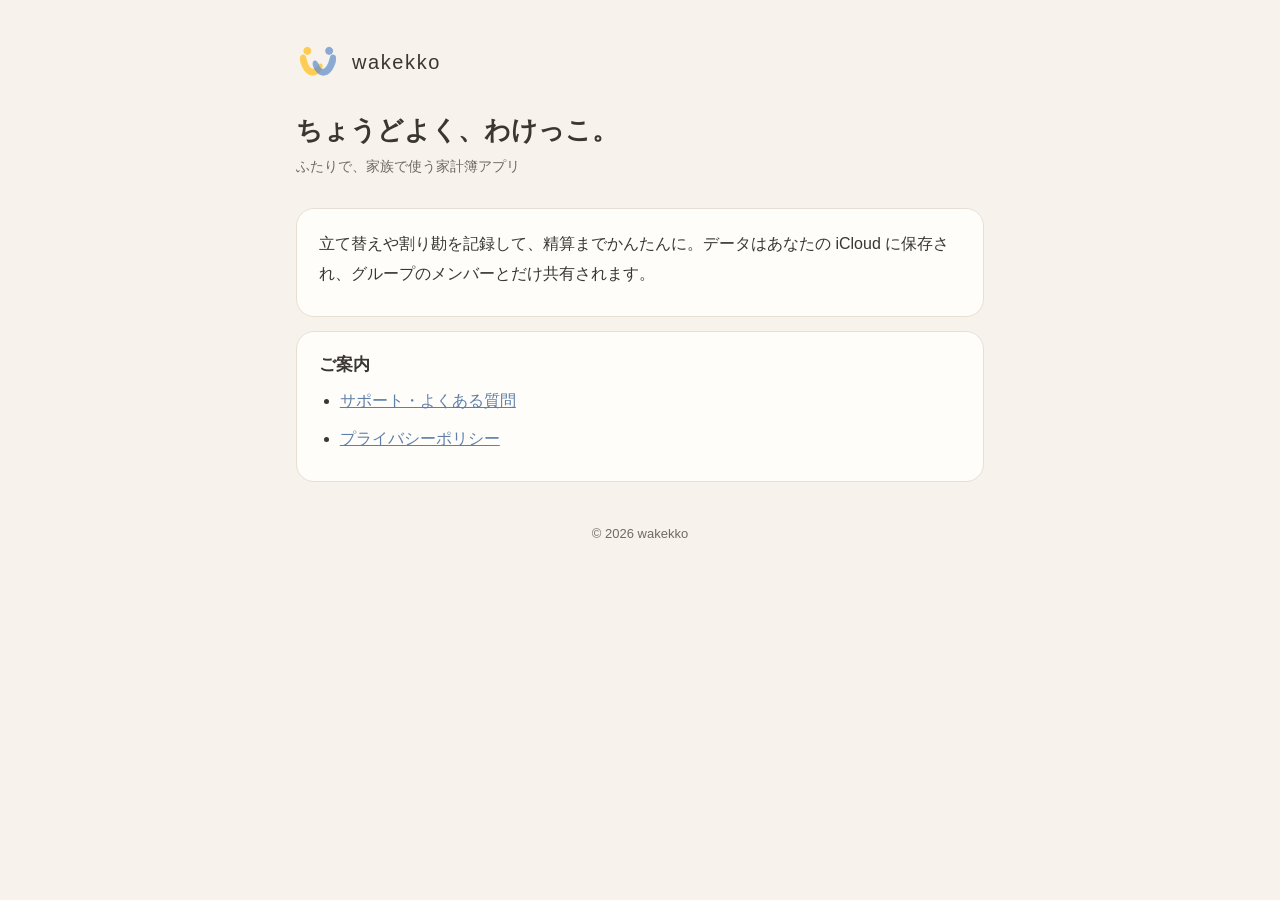
<file: index.html>
<!doctype html>
<html lang="ja">
<head>
<meta charset="utf-8">
<meta name="viewport" content="width=device-width, initial-scale=1">
<title>wakekko</title>
<meta http-equiv="refresh" content="0; url=wakekko/">
<link rel="canonical" href="wakekko/">
</head>
<body>
<p><a href="wakekko/">wakekko</a></p>
</body>
</html>
</file>
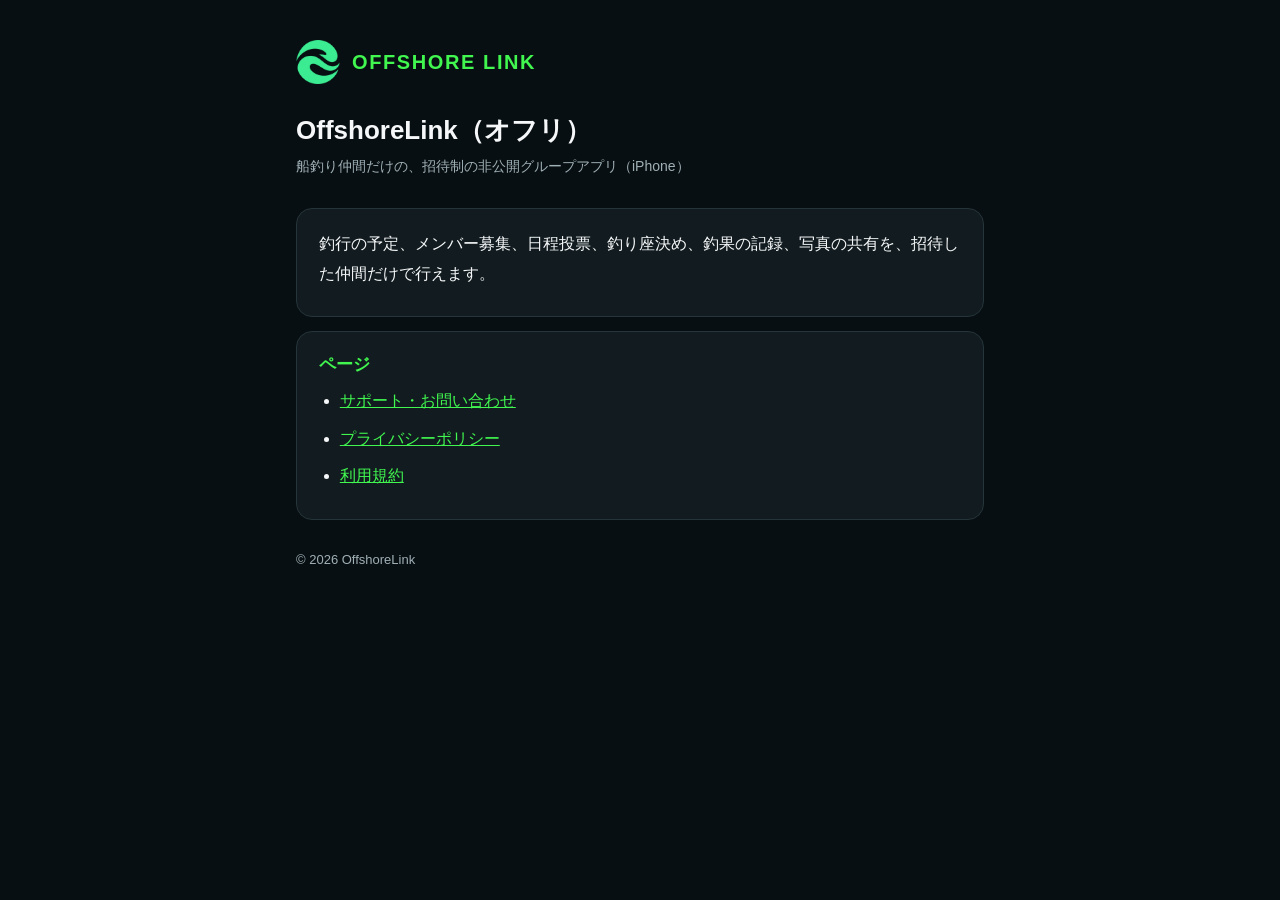
<file: offshorelink/index.html>
<!doctype html>
<html lang="ja">
<head>
<meta charset="utf-8"><meta name="viewport" content="width=device-width, initial-scale=1">
<title>OffshoreLink（オフリ）</title>
<link rel="icon" href="logo.png"><link rel="stylesheet" href="site.css">
</head>
<body><main>
  <header class="brand"><img src="logo.png" alt=""><span class="name">OFFSHORE LINK</span></header>
  <h1>OffshoreLink（オフリ）</h1>
  <p class="meta">船釣り仲間だけの、招待制の非公開グループアプリ（iPhone）</p>
  <section>
    <p>釣行の予定、メンバー募集、日程投票、釣り座決め、釣果の記録、写真の共有を、招待した仲間だけで行えます。</p>
  </section>
  <section>
    <h2>ページ</h2>
    <ul>
      <li><a href="support/">サポート・お問い合わせ</a></li>
      <li><a href="privacy/">プライバシーポリシー</a></li>
      <li><a href="terms/">利用規約</a></li>
    </ul>
  </section>
  <footer>© 2026 OffshoreLink</footer>
</main></body>
</html>
</file>
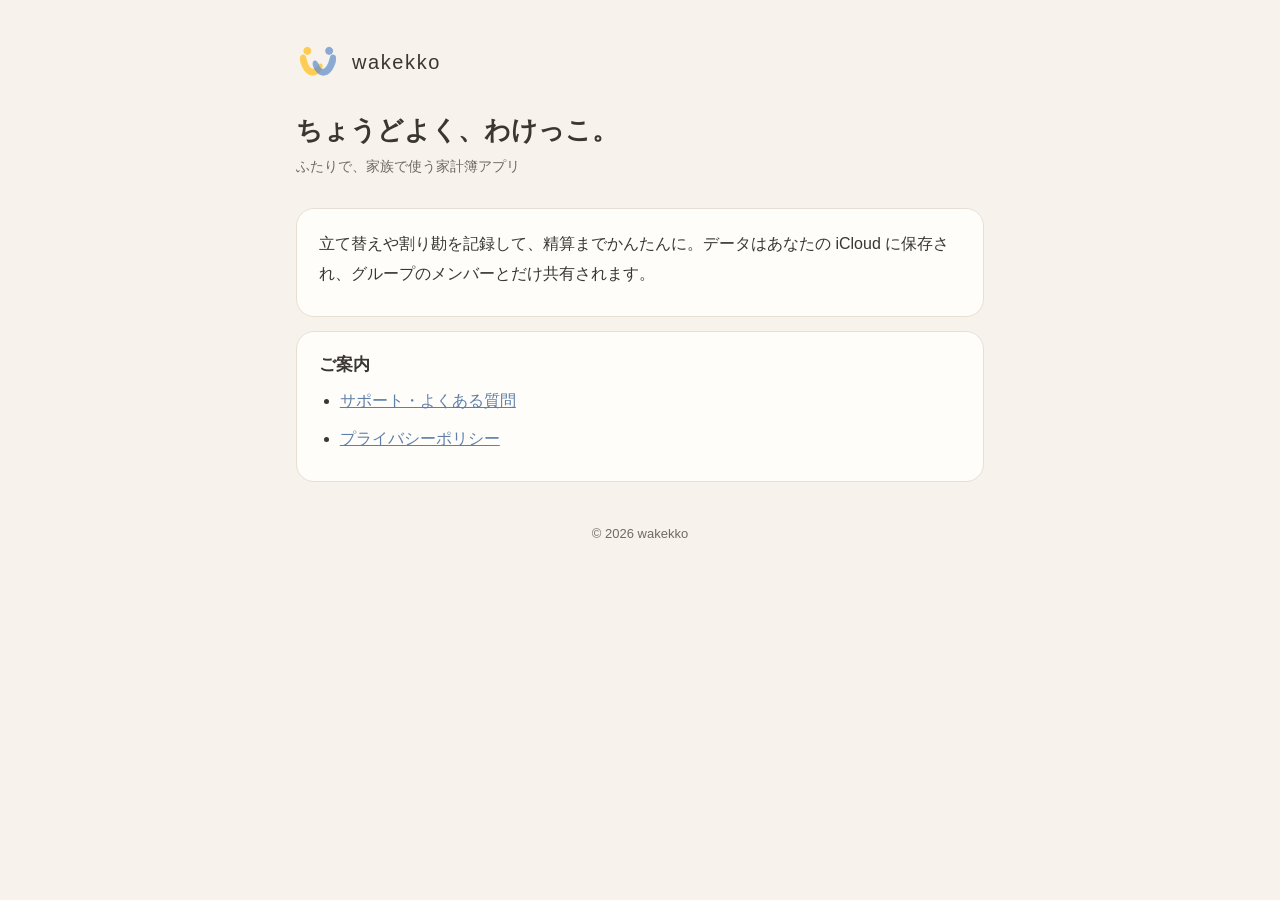
<file: wakekko/index.html>
<!doctype html>
<html lang="ja">
<head>
<meta charset="utf-8">
<meta name="viewport" content="width=device-width, initial-scale=1">
<title>wakekko</title>
<meta name="description" content="ふたりで、家族で、ちょうどよくわけっこする家計簿アプリ">
<link rel="icon" href="logo.png">
<link rel="stylesheet" href="site.css">
</head>
<body>
<main>
  <header class="brand">
    <img src="logo.png" alt="">
    <span class="name">wakekko</span>
  </header>
  <h1>ちょうどよく、わけっこ。</h1>
  <p class="meta">ふたりで、家族で使う家計簿アプリ</p>
  <section>
    <p>立て替えや割り勘を記録して、精算までかんたんに。データはあなたの iCloud に保存され、グループのメンバーとだけ共有されます。</p>
  </section>
  <section>
    <h2>ご案内</h2>
    <ul>
      <li><a href="support/">サポート・よくある質問</a></li>
      <li><a href="privacy/">プライバシーポリシー</a></li>
    </ul>
  </section>
  <footer>© 2026 wakekko</footer>
</main>
</body>
</html>
</file>
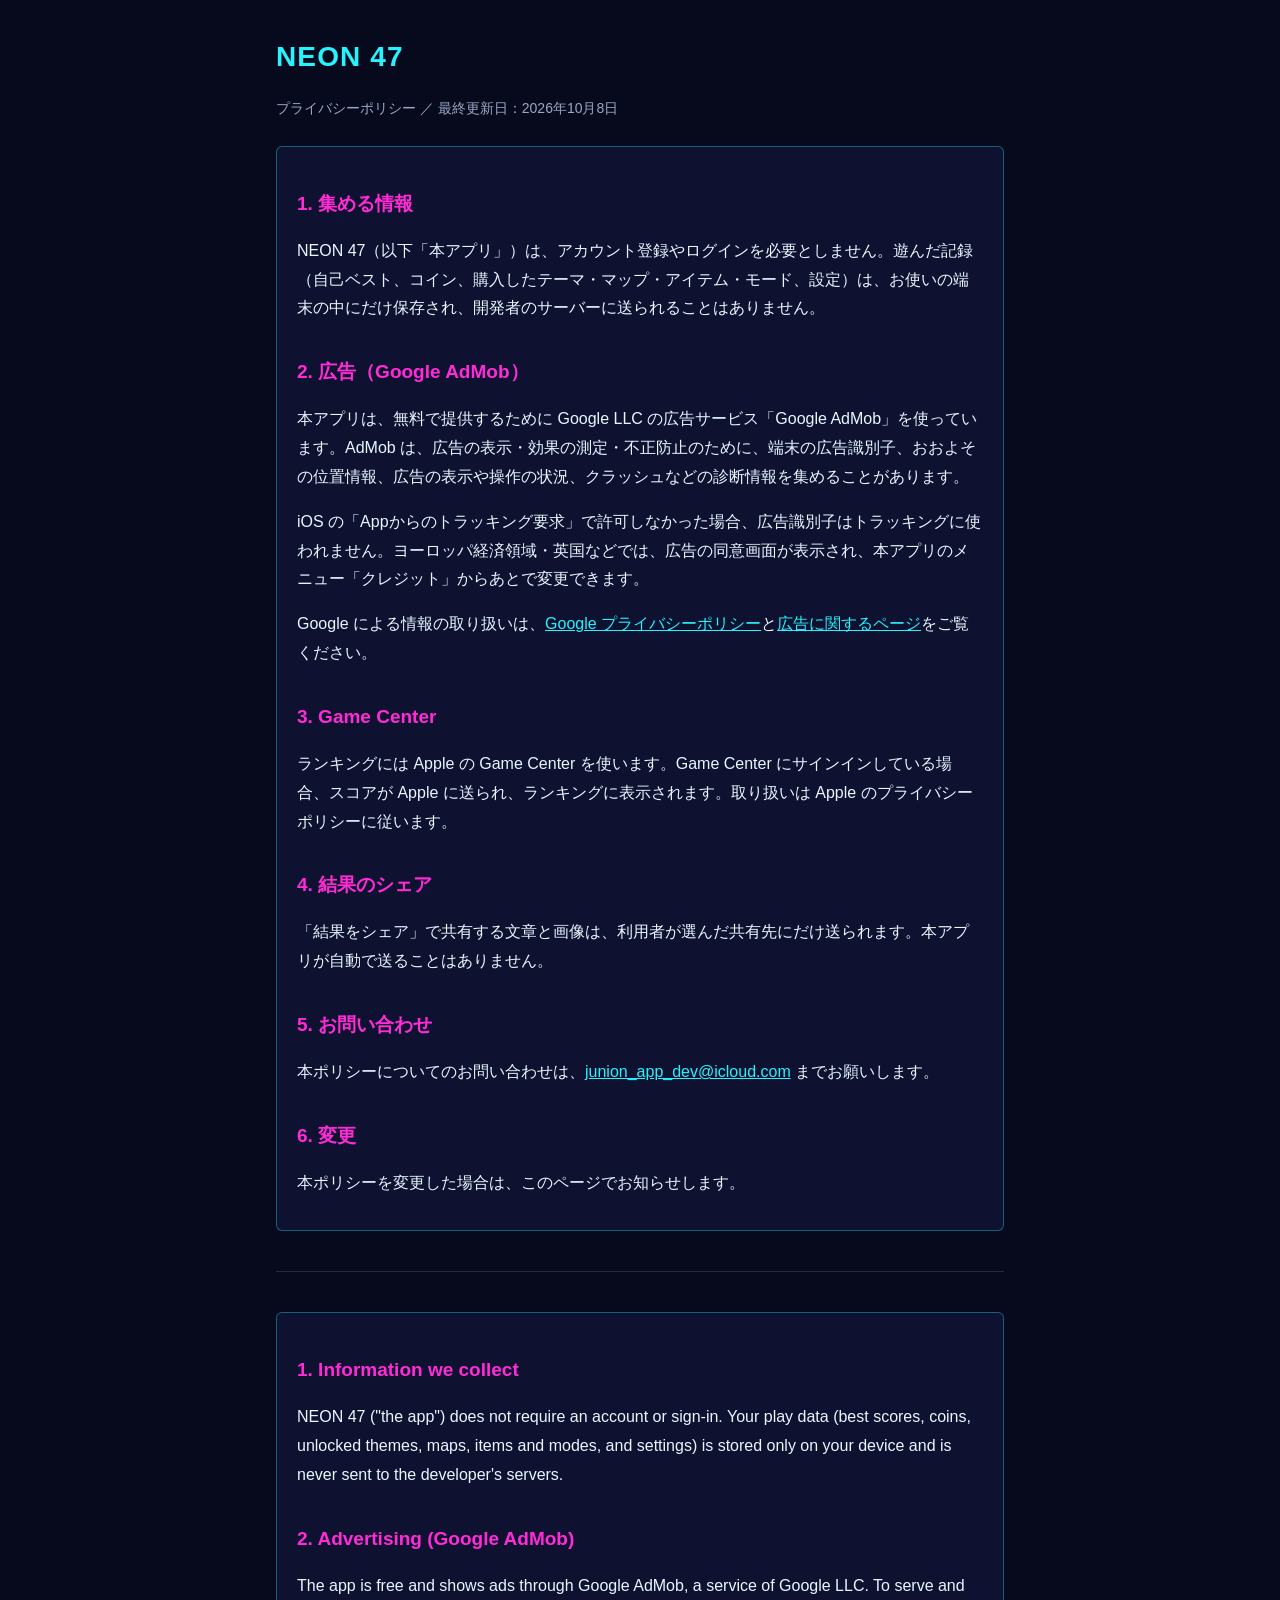
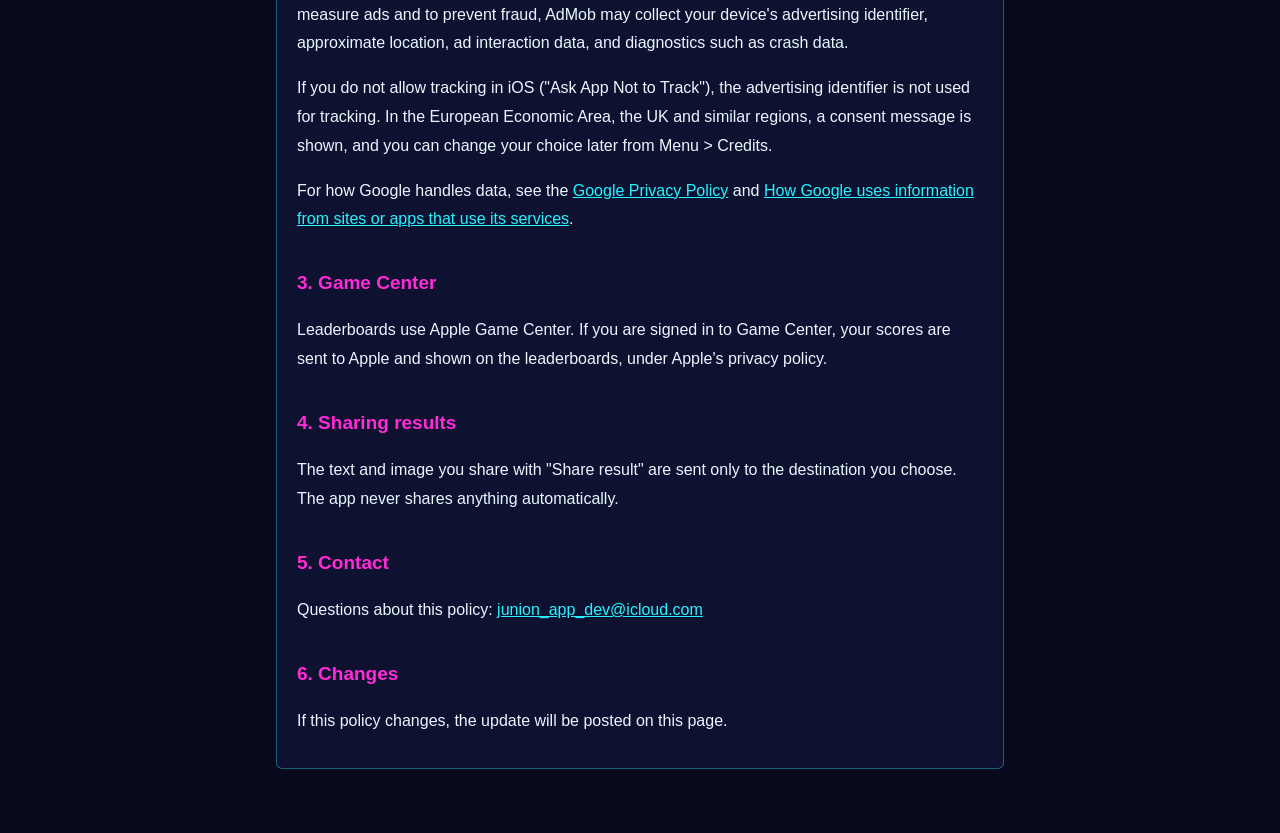
<file: neon47/privacy/index.html>
<!doctype html>
<html lang="ja">
<head>
<meta charset="utf-8">
<meta name="viewport" content="width=device-width, initial-scale=1">
<title>NEON 47 プライバシーポリシー / Privacy Policy</title>
<link rel="stylesheet" href="../style.css">
</head>
<body>
<main>
<h1>NEON 47</h1>
<p class="muted">プライバシーポリシー ／ 最終更新日：2026年10月8日</p>

<section>
<h2>1. 集める情報</h2>
<p>NEON 47（以下「本アプリ」）は、アカウント登録やログインを必要としません。遊んだ記録（自己ベスト、コイン、購入したテーマ・マップ・アイテム・モード、設定）は、お使いの端末の中にだけ保存され、開発者のサーバーに送られることはありません。</p>

<h2>2. 広告（Google AdMob）</h2>
<p>本アプリは、無料で提供するために Google LLC の広告サービス「Google AdMob」を使っています。AdMob は、広告の表示・効果の測定・不正防止のために、端末の広告識別子、おおよその位置情報、広告の表示や操作の状況、クラッシュなどの診断情報を集めることがあります。</p>
<p>iOS の「Appからのトラッキング要求」で許可しなかった場合、広告識別子はトラッキングに使われません。ヨーロッパ経済領域・英国などでは、広告の同意画面が表示され、本アプリのメニュー「クレジット」からあとで変更できます。</p>
<p>Google による情報の取り扱いは、<a href="https://policies.google.com/privacy">Google プライバシーポリシー</a>と<a href="https://policies.google.com/technologies/ads">広告に関するページ</a>をご覧ください。</p>

<h2>3. Game Center</h2>
<p>ランキングには Apple の Game Center を使います。Game Center にサインインしている場合、スコアが Apple に送られ、ランキングに表示されます。取り扱いは Apple のプライバシーポリシーに従います。</p>

<h2>4. 結果のシェア</h2>
<p>「結果をシェア」で共有する文章と画像は、利用者が選んだ共有先にだけ送られます。本アプリが自動で送ることはありません。</p>

<h2>5. お問い合わせ</h2>
<p>本ポリシーについてのお問い合わせは、<a href="mailto:junion_app_dev@icloud.com">junion_app_dev@icloud.com</a> までお願いします。</p>

<h2>6. 変更</h2>
<p>本ポリシーを変更した場合は、このページでお知らせします。</p>
</section>

<hr>

<section lang="en">
<h2>1. Information we collect</h2>
<p>NEON 47 ("the app") does not require an account or sign-in. Your play data (best scores, coins, unlocked themes, maps, items and modes, and settings) is stored only on your device and is never sent to the developer's servers.</p>

<h2>2. Advertising (Google AdMob)</h2>
<p>The app is free and shows ads through Google AdMob, a service of Google LLC. To serve and measure ads and to prevent fraud, AdMob may collect your device's advertising identifier, approximate location, ad interaction data, and diagnostics such as crash data.</p>
<p>If you do not allow tracking in iOS ("Ask App Not to Track"), the advertising identifier is not used for tracking. In the European Economic Area, the UK and similar regions, a consent message is shown, and you can change your choice later from Menu &gt; Credits.</p>
<p>For how Google handles data, see the <a href="https://policies.google.com/privacy">Google Privacy Policy</a> and <a href="https://policies.google.com/technologies/ads">How Google uses information from sites or apps that use its services</a>.</p>

<h2>3. Game Center</h2>
<p>Leaderboards use Apple Game Center. If you are signed in to Game Center, your scores are sent to Apple and shown on the leaderboards, under Apple's privacy policy.</p>

<h2>4. Sharing results</h2>
<p>The text and image you share with "Share result" are sent only to the destination you choose. The app never shares anything automatically.</p>

<h2>5. Contact</h2>
<p>Questions about this policy: <a href="mailto:junion_app_dev@icloud.com">junion_app_dev@icloud.com</a></p>

<h2>6. Changes</h2>
<p>If this policy changes, the update will be posted on this page.</p>
</section>
</main>
</body>
</html>
</file>
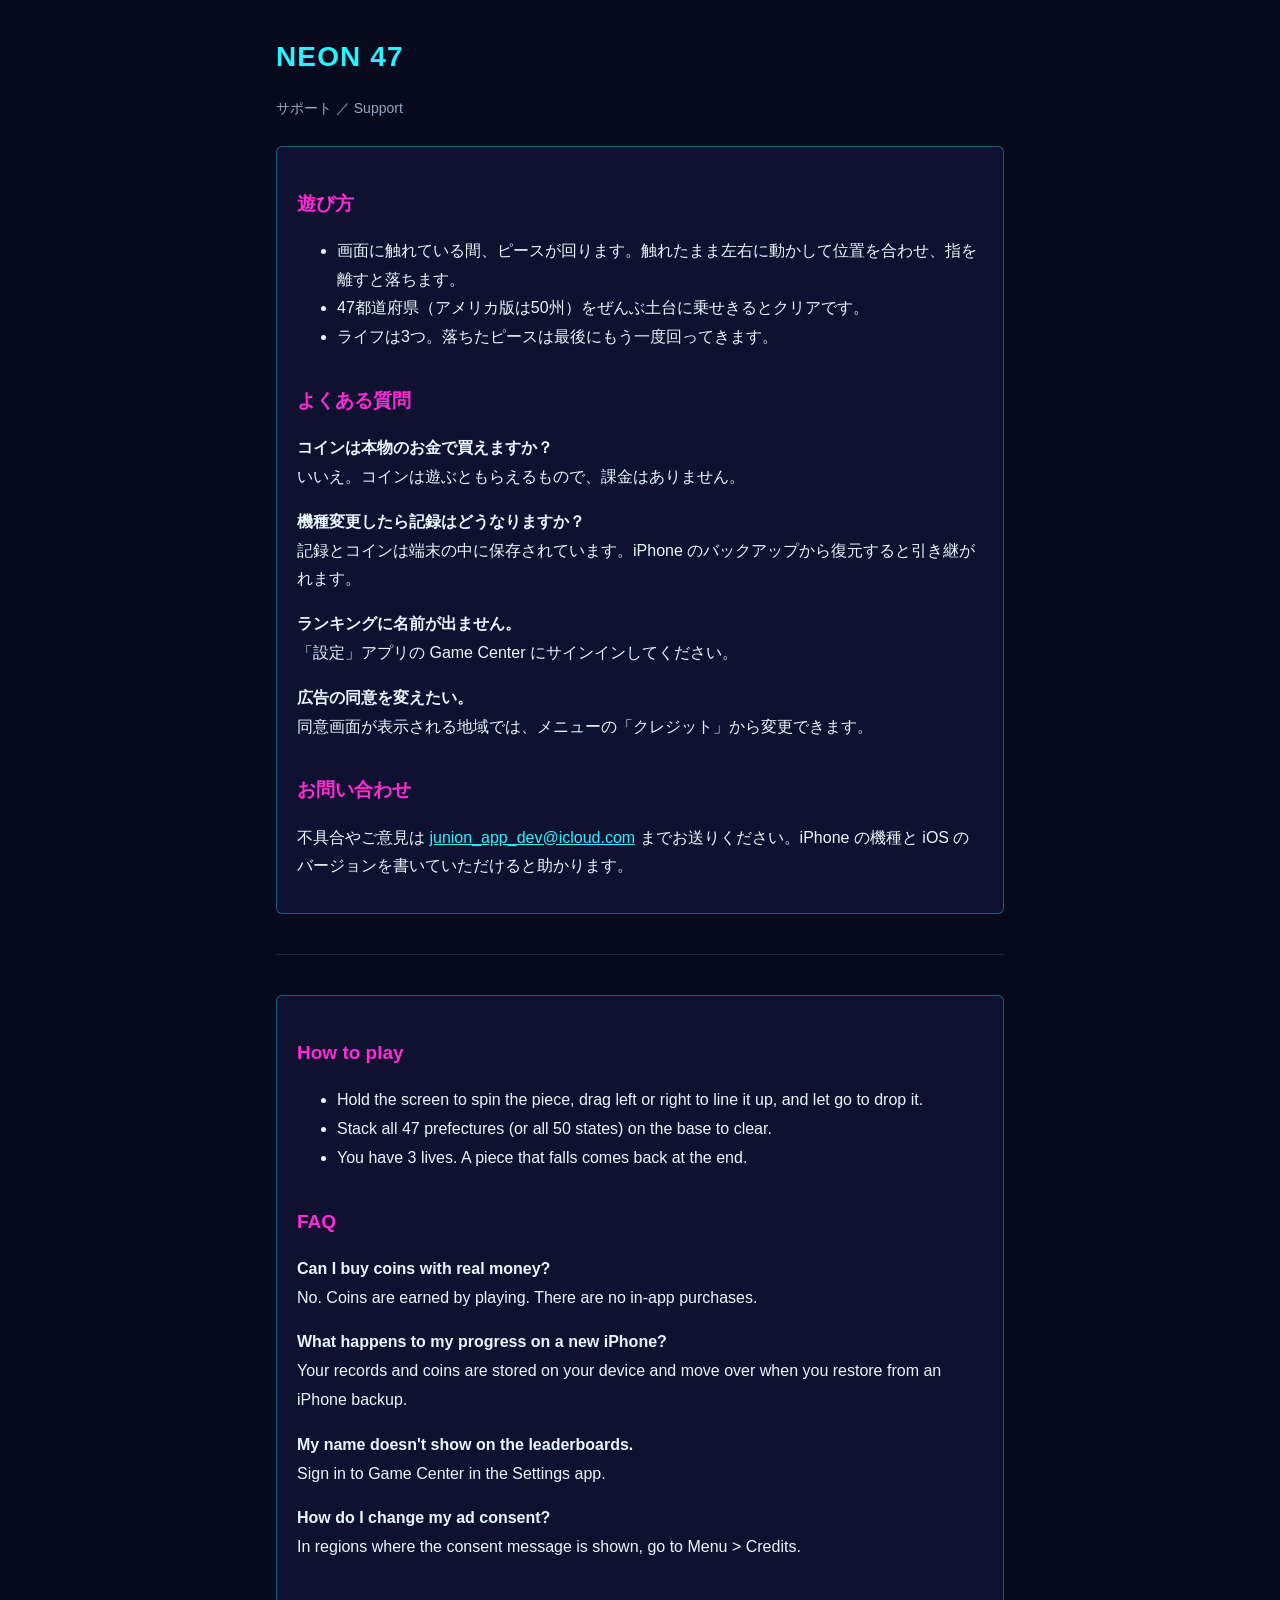
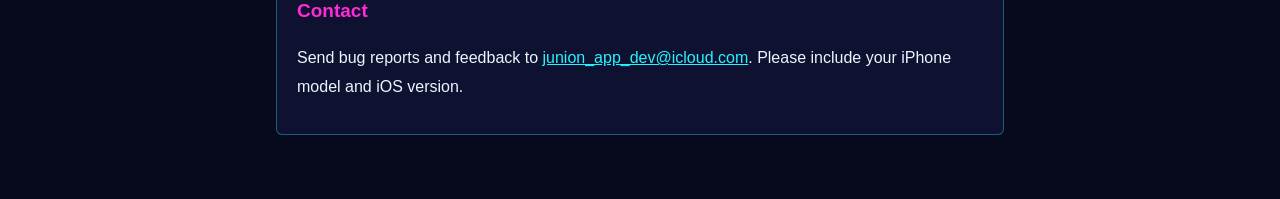
<file: neon47/support/index.html>
<!doctype html>
<html lang="ja">
<head>
<meta charset="utf-8">
<meta name="viewport" content="width=device-width, initial-scale=1">
<title>NEON 47 サポート / Support</title>
<link rel="stylesheet" href="../style.css">
</head>
<body>
<main>
<h1>NEON 47</h1>
<p class="muted">サポート ／ Support</p>

<section>
<h2>遊び方</h2>
<ul>
<li>画面に触れている間、ピースが回ります。触れたまま左右に動かして位置を合わせ、指を離すと落ちます。</li>
<li>47都道府県（アメリカ版は50州）をぜんぶ土台に乗せきるとクリアです。</li>
<li>ライフは3つ。落ちたピースは最後にもう一度回ってきます。</li>
</ul>

<h2>よくある質問</h2>
<p><strong>コインは本物のお金で買えますか？</strong><br>いいえ。コインは遊ぶともらえるもので、課金はありません。</p>
<p><strong>機種変更したら記録はどうなりますか？</strong><br>記録とコインは端末の中に保存されています。iPhone のバックアップから復元すると引き継がれます。</p>
<p><strong>ランキングに名前が出ません。</strong><br>「設定」アプリの Game Center にサインインしてください。</p>
<p><strong>広告の同意を変えたい。</strong><br>同意画面が表示される地域では、メニューの「クレジット」から変更できます。</p>

<h2>お問い合わせ</h2>
<p>不具合やご意見は <a href="mailto:junion_app_dev@icloud.com">junion_app_dev@icloud.com</a> までお送りください。iPhone の機種と iOS のバージョンを書いていただけると助かります。</p>
</section>

<hr>

<section lang="en">
<h2>How to play</h2>
<ul>
<li>Hold the screen to spin the piece, drag left or right to line it up, and let go to drop it.</li>
<li>Stack all 47 prefectures (or all 50 states) on the base to clear.</li>
<li>You have 3 lives. A piece that falls comes back at the end.</li>
</ul>

<h2>FAQ</h2>
<p><strong>Can I buy coins with real money?</strong><br>No. Coins are earned by playing. There are no in-app purchases.</p>
<p><strong>What happens to my progress on a new iPhone?</strong><br>Your records and coins are stored on your device and move over when you restore from an iPhone backup.</p>
<p><strong>My name doesn't show on the leaderboards.</strong><br>Sign in to Game Center in the Settings app.</p>
<p><strong>How do I change my ad consent?</strong><br>In regions where the consent message is shown, go to Menu &gt; Credits.</p>

<h2>Contact</h2>
<p>Send bug reports and feedback to <a href="mailto:junion_app_dev@icloud.com">junion_app_dev@icloud.com</a>. Please include your iPhone model and iOS version.</p>
</section>
</main>
</body>
</html>
</file>
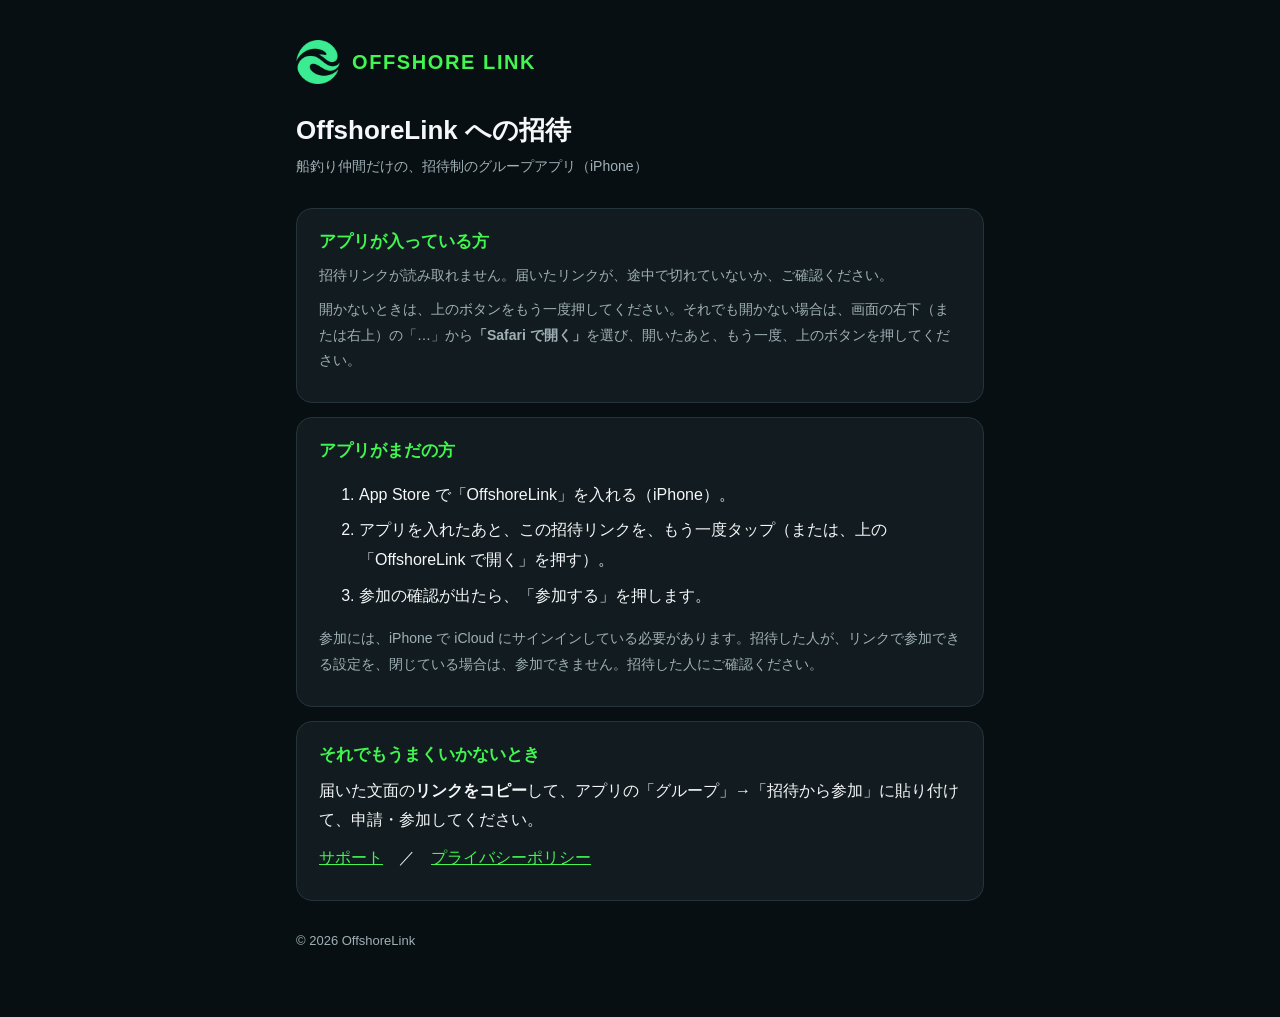
<file: offshorelink/join/index.html>
<!doctype html>
<html lang="ja">
<head>
<meta charset="utf-8"><meta name="viewport" content="width=device-width, initial-scale=1">
<title>OffshoreLink への招待</title>
<meta name="robots" content="noindex">
<link rel="icon" href="../logo.png"><link rel="stylesheet" href="../site.css">
<style>
  .big { display:block; text-align:center; padding:16px 20px; border-radius:14px; background:var(--accent); color:#071013; font-weight:700; font-size:18px; text-decoration:none; margin:8px 0 10px; }
  .steps li { margin-bottom:6px; }
  #status { color:var(--ink2); font-size:14px; }
</style>
</head>
<body><main>
  <header class="brand"><img src="../logo.png" alt=""><span class="name">OFFSHORE LINK</span></header>
  <h1>OffshoreLink への招待</h1>
  <p class="meta">船釣り仲間だけの、招待制のグループアプリ（iPhone）</p>

  <section>
    <h2>アプリが入っている方</h2>
    <a id="open" class="big" href="#">OffshoreLink で開く</a>
    <p id="status">アプリを開いています…</p>
    <p class="note">開かないときは、上のボタンをもう一度押してください。それでも開かない場合は、画面の右下（または右上）の「…」から<strong>「Safari で開く」</strong>を選び、開いたあと、もう一度、上のボタンを押してください。</p>
  </section>

  <section>
    <h2>アプリがまだの方</h2>
    <ol class="steps">
      <li>App Store で「OffshoreLink」を入れる（iPhone）。</li>
      <li>アプリを入れたあと、この招待リンクを、もう一度タップ（または、上の「OffshoreLink で開く」を押す）。</li>
      <li>参加の確認が出たら、「参加する」を押します。</li>
    </ol>
    <p class="note">参加には、iPhone で iCloud にサインインしている必要があります。招待した人が、リンクで参加できる設定を、閉じている場合は、参加できません。招待した人にご確認ください。</p>
  </section>

  <section>
    <h2>それでもうまくいかないとき</h2>
    <p>届いた文面の<strong>リンクをコピー</strong>して、アプリの「グループ」→「招待から参加」に貼り付けて、申請・参加してください。</p>
    <p><a href="../support/">サポート</a>　／　<a href="../privacy/">プライバシーポリシー</a></p>
  </section>

  <footer>© 2026 OffshoreLink</footer>
</main>
<script>
(function () {
  var q = new URLSearchParams(location.search);
  var s = q.get('s');
  var btn = document.getElementById('open');
  var st = document.getElementById('status');
  if (!s || s.indexOf('icloud.com') < 0) {
    btn.style.display = 'none';
    st.textContent = '招待リンクが読み取れません。届いたリンクが、途中で切れていないか、ご確認ください。';
    return;
  }
  // アプリのリンク（カスタム URL スキーム）。LINEなどのアプリ内ブラウザは、ユニバーサルリンクを、アプリに渡さないことがあるため、こちらで、アプリを起動する
  var appURL = 'offshorelink://join?s=' + encodeURIComponent(s);
  btn.setAttribute('href', appURL);
  var tried = false;
  function openApp() {
    tried = true;
    location.href = appURL;
    setTimeout(function () { st.textContent = 'アプリが開かない場合は、アプリが入っているかご確認ください。入っていない方は、下の手順で、アプリを入れてください。'; }, 2500);
  }
  btn.addEventListener('click', function () { st.textContent = 'アプリを開いています…'; });
  // ページを開いたら、自動で、アプリを開く
  setTimeout(openApp, 300);
})();
</script>
</body></html>
</file>
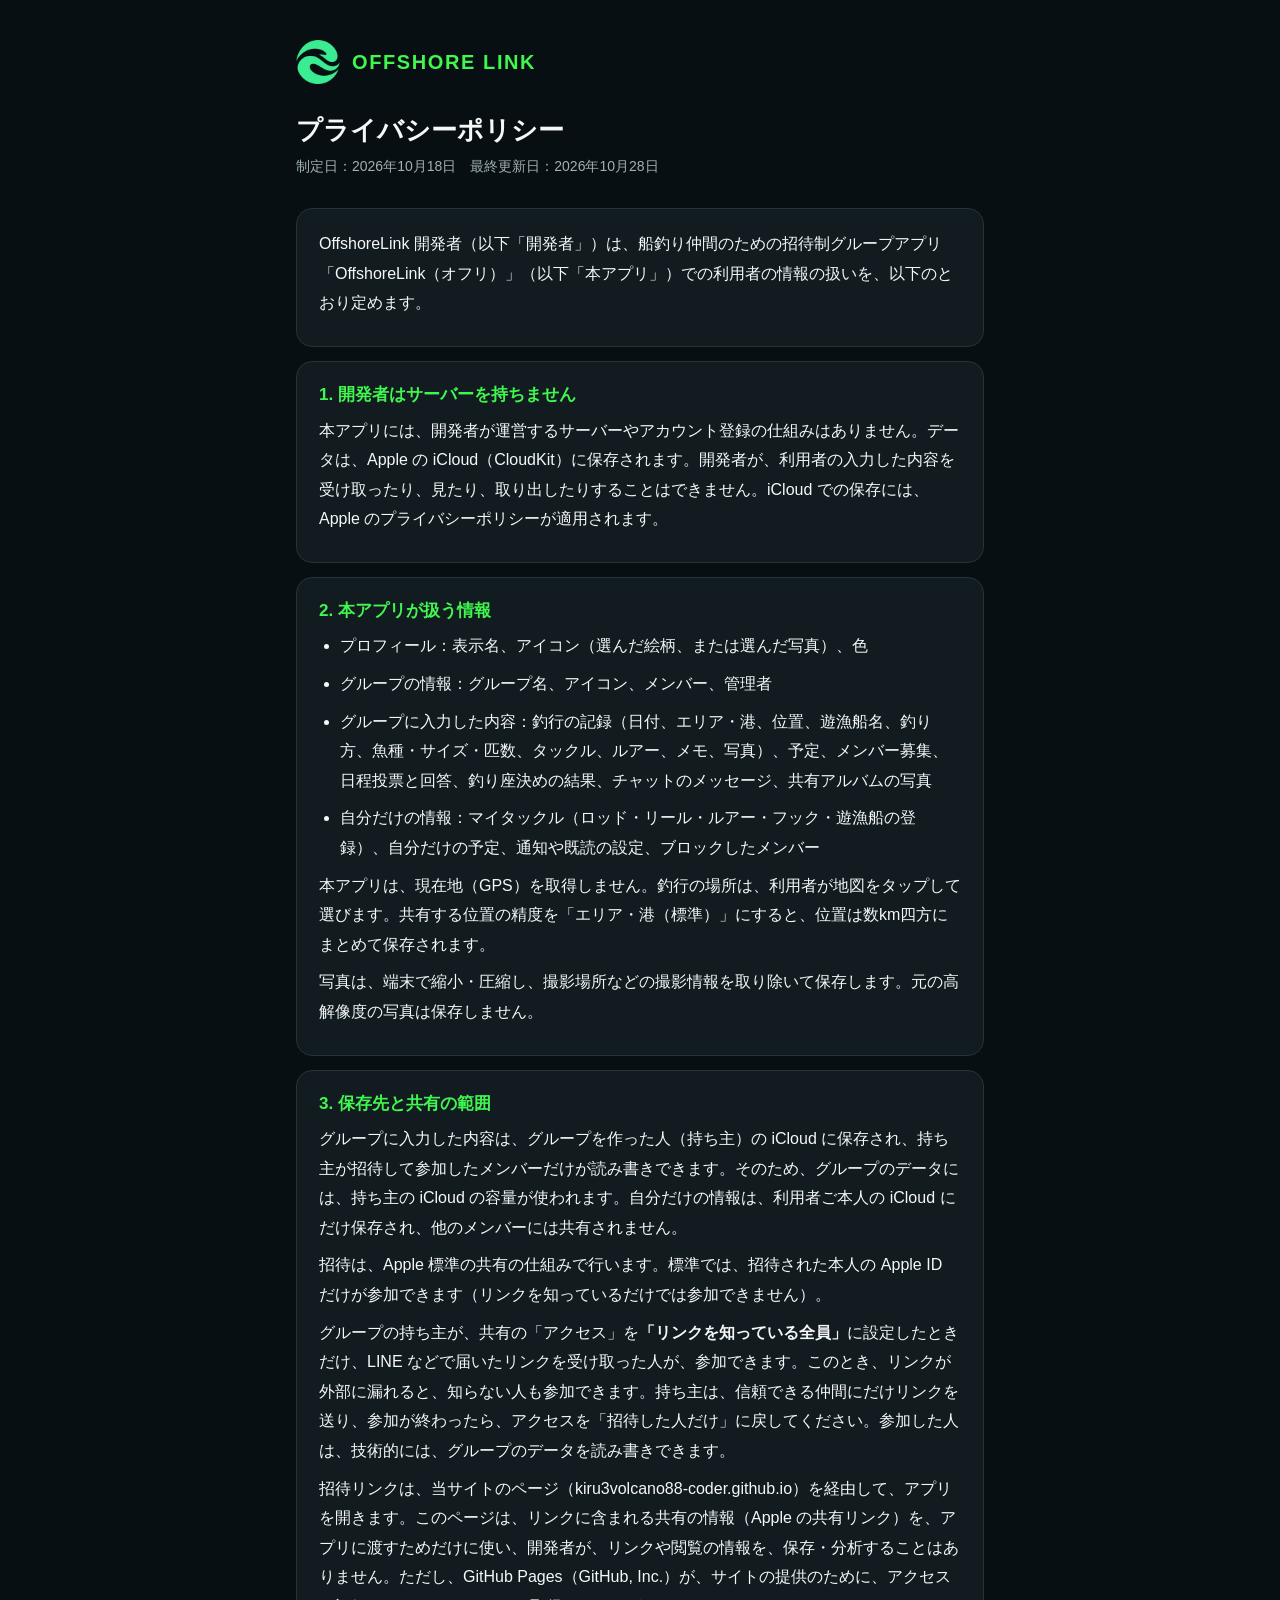
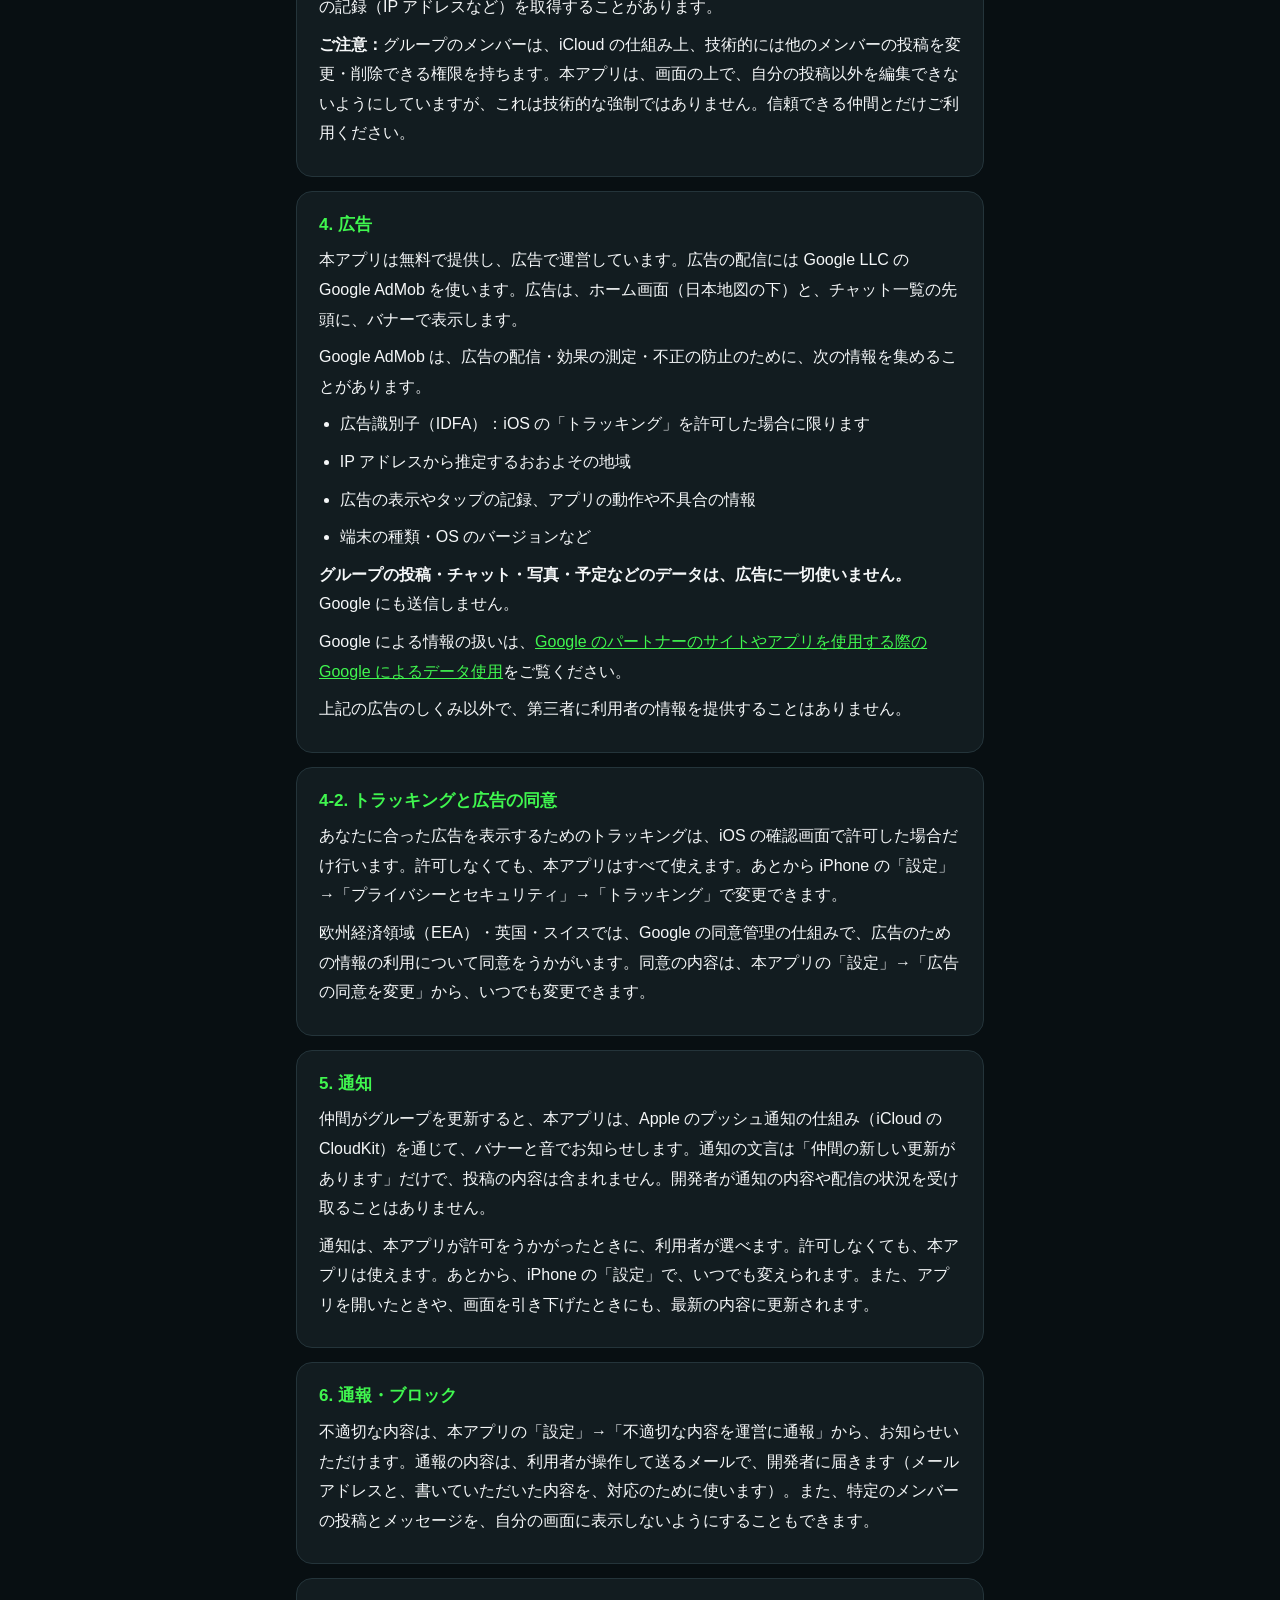
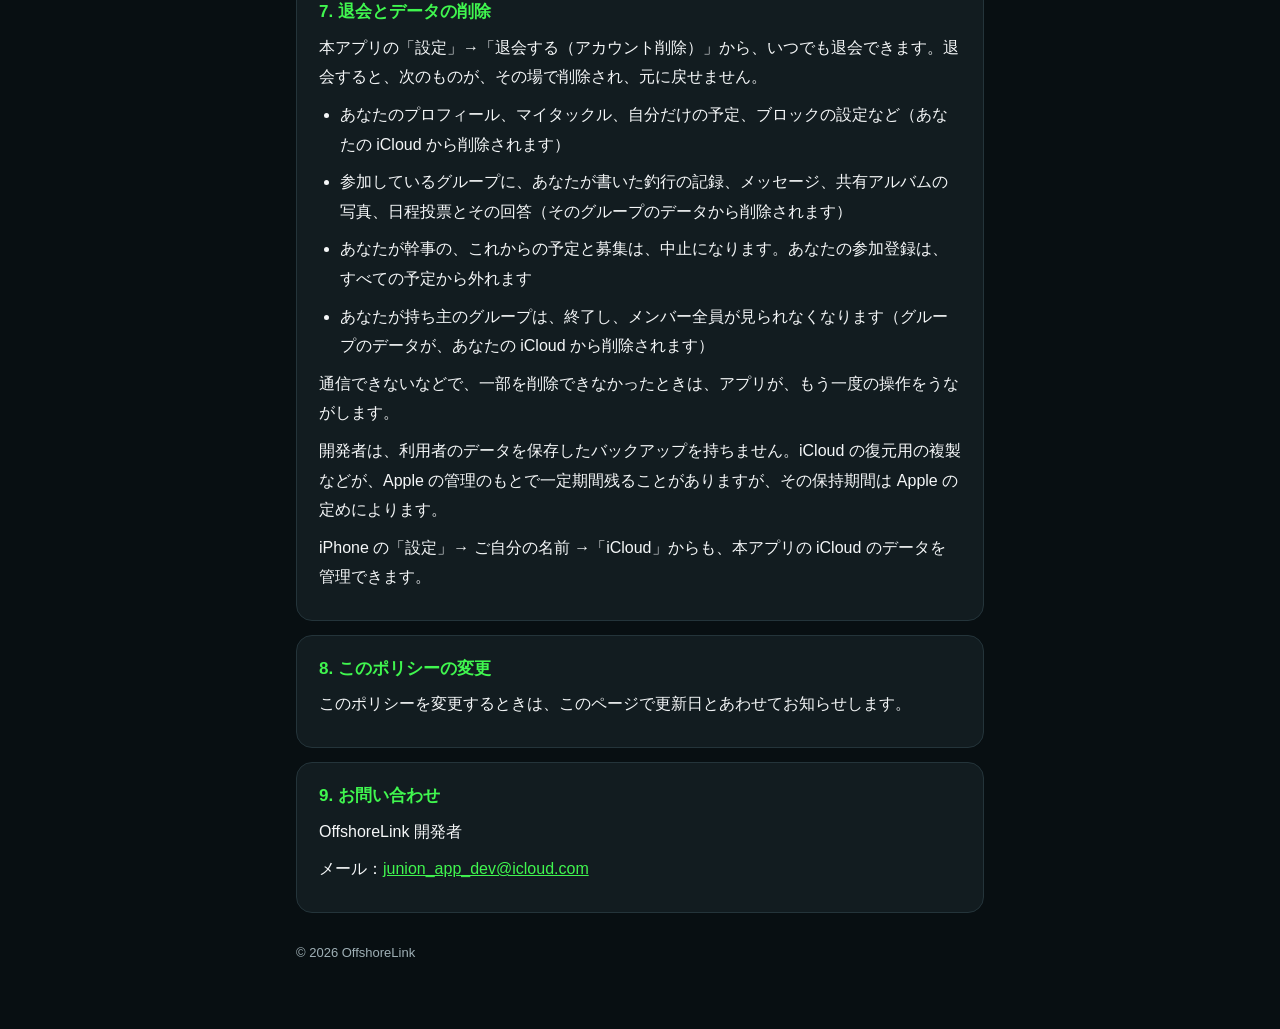
<file: offshorelink/privacy/index.html>
<!doctype html>
<html lang="ja">
<head>
<meta charset="utf-8"><meta name="viewport" content="width=device-width, initial-scale=1">
<title>OffshoreLink プライバシーポリシー</title>
<link rel="icon" href="../logo.png"><link rel="stylesheet" href="../site.css">
</head>
<body><main>
  <header class="brand"><img src="../logo.png" alt=""><span class="name">OFFSHORE LINK</span></header>
  <h1>プライバシーポリシー</h1>
  <p class="meta">制定日：2026年10月18日　最終更新日：2026年10月28日</p>

  <section><p>OffshoreLink 開発者（以下「開発者」）は、船釣り仲間のための招待制グループアプリ「OffshoreLink（オフリ）」（以下「本アプリ」）での利用者の情報の扱いを、以下のとおり定めます。</p></section>

  <section>
    <h2>1. 開発者はサーバーを持ちません</h2>
    <p>本アプリには、開発者が運営するサーバーやアカウント登録の仕組みはありません。データは、Apple の iCloud（CloudKit）に保存されます。開発者が、利用者の入力した内容を受け取ったり、見たり、取り出したりすることはできません。iCloud での保存には、Apple のプライバシーポリシーが適用されます。</p>
  </section>

  <section>
    <h2>2. 本アプリが扱う情報</h2>
    <ul>
      <li>プロフィール：表示名、アイコン（選んだ絵柄、または選んだ写真）、色</li>
      <li>グループの情報：グループ名、アイコン、メンバー、管理者</li>
      <li>グループに入力した内容：釣行の記録（日付、エリア・港、位置、遊漁船名、釣り方、魚種・サイズ・匹数、タックル、ルアー、メモ、写真）、予定、メンバー募集、日程投票と回答、釣り座決めの結果、チャットのメッセージ、共有アルバムの写真</li>
      <li>自分だけの情報：マイタックル（ロッド・リール・ルアー・フック・遊漁船の登録）、自分だけの予定、通知や既読の設定、ブロックしたメンバー</li>
    </ul>
    <p>本アプリは、現在地（GPS）を取得しません。釣行の場所は、利用者が地図をタップして選びます。共有する位置の精度を「エリア・港（標準）」にすると、位置は数km四方にまとめて保存されます。</p>
    <p>写真は、端末で縮小・圧縮し、撮影場所などの撮影情報を取り除いて保存します。元の高解像度の写真は保存しません。</p>
  </section>

  <section>
    <h2>3. 保存先と共有の範囲</h2>
    <p>グループに入力した内容は、グループを作った人（持ち主）の iCloud に保存され、持ち主が招待して参加したメンバーだけが読み書きできます。そのため、グループのデータには、持ち主の iCloud の容量が使われます。自分だけの情報は、利用者ご本人の iCloud にだけ保存され、他のメンバーには共有されません。</p>
    <p>招待は、Apple 標準の共有の仕組みで行います。標準では、招待された本人の Apple ID だけが参加できます（リンクを知っているだけでは参加できません）。</p>
    <p>グループの持ち主が、共有の「アクセス」を<strong>「リンクを知っている全員」</strong>に設定したときだけ、LINE などで届いたリンクを受け取った人が、参加できます。このとき、リンクが外部に漏れると、知らない人も参加できます。持ち主は、信頼できる仲間にだけリンクを送り、参加が終わったら、アクセスを「招待した人だけ」に戻してください。参加した人は、技術的には、グループのデータを読み書きできます。</p>
    <p>招待リンクは、当サイトのページ（kiru3volcano88-coder.github.io）を経由して、アプリを開きます。このページは、リンクに含まれる共有の情報（Apple の共有リンク）を、アプリに渡すためだけに使い、開発者が、リンクや閲覧の情報を、保存・分析することはありません。ただし、GitHub Pages（GitHub, Inc.）が、サイトの提供のために、アクセスの記録（IP アドレスなど）を取得することがあります。</p>
    <p><strong>ご注意：</strong>グループのメンバーは、iCloud の仕組み上、技術的には他のメンバーの投稿を変更・削除できる権限を持ちます。本アプリは、画面の上で、自分の投稿以外を編集できないようにしていますが、これは技術的な強制ではありません。信頼できる仲間とだけご利用ください。</p>
  </section>

  <section>
    <h2>4. 広告</h2>
    <p>本アプリは無料で提供し、広告で運営しています。広告の配信には Google LLC の Google AdMob を使います。広告は、ホーム画面（日本地図の下）と、チャット一覧の先頭に、バナーで表示します。</p>
    <p>Google AdMob は、広告の配信・効果の測定・不正の防止のために、次の情報を集めることがあります。</p>
    <ul>
      <li>広告識別子（IDFA）：iOS の「トラッキング」を許可した場合に限ります</li>
      <li>IP アドレスから推定するおおよその地域</li>
      <li>広告の表示やタップの記録、アプリの動作や不具合の情報</li>
      <li>端末の種類・OS のバージョンなど</li>
    </ul>
    <p><strong>グループの投稿・チャット・写真・予定などのデータは、広告に一切使いません。</strong>Google にも送信しません。</p>
    <p>Google による情報の扱いは、<a href="https://policies.google.com/technologies/partner-sites?hl=ja">Google のパートナーのサイトやアプリを使用する際の Google によるデータ使用</a>をご覧ください。</p>
    <p>上記の広告のしくみ以外で、第三者に利用者の情報を提供することはありません。</p>
  </section>

  <section>
    <h2>4-2. トラッキングと広告の同意</h2>
    <p>あなたに合った広告を表示するためのトラッキングは、iOS の確認画面で許可した場合だけ行います。許可しなくても、本アプリはすべて使えます。あとから iPhone の「設定」→「プライバシーとセキュリティ」→「トラッキング」で変更できます。</p>
    <p>欧州経済領域（EEA）・英国・スイスでは、Google の同意管理の仕組みで、広告のための情報の利用について同意をうかがいます。同意の内容は、本アプリの「設定」→「広告の同意を変更」から、いつでも変更できます。</p>
  </section>

  <section>
    <h2>5. 通知</h2>
    <p>仲間がグループを更新すると、本アプリは、Apple のプッシュ通知の仕組み（iCloud の CloudKit）を通じて、バナーと音でお知らせします。通知の文言は「仲間の新しい更新があります」だけで、投稿の内容は含まれません。開発者が通知の内容や配信の状況を受け取ることはありません。</p>
    <p>通知は、本アプリが許可をうかがったときに、利用者が選べます。許可しなくても、本アプリは使えます。あとから、iPhone の「設定」で、いつでも変えられます。また、アプリを開いたときや、画面を引き下げたときにも、最新の内容に更新されます。</p>
  </section>

  <section>
    <h2>6. 通報・ブロック</h2>
    <p>不適切な内容は、本アプリの「設定」→「不適切な内容を運営に通報」から、お知らせいただけます。通報の内容は、利用者が操作して送るメールで、開発者に届きます（メールアドレスと、書いていただいた内容を、対応のために使います）。また、特定のメンバーの投稿とメッセージを、自分の画面に表示しないようにすることもできます。</p>
  </section>

  <section>
    <h2>7. 退会とデータの削除</h2>
    <p>本アプリの「設定」→「退会する（アカウント削除）」から、いつでも退会できます。退会すると、次のものが、その場で削除され、元に戻せません。</p>
    <ul>
      <li>あなたのプロフィール、マイタックル、自分だけの予定、ブロックの設定など（あなたの iCloud から削除されます）</li>
      <li>参加しているグループに、あなたが書いた釣行の記録、メッセージ、共有アルバムの写真、日程投票とその回答（そのグループのデータから削除されます）</li>
      <li>あなたが幹事の、これからの予定と募集は、中止になります。あなたの参加登録は、すべての予定から外れます</li>
      <li>あなたが持ち主のグループは、終了し、メンバー全員が見られなくなります（グループのデータが、あなたの iCloud から削除されます）</li>
    </ul>
    <p>通信できないなどで、一部を削除できなかったときは、アプリが、もう一度の操作をうながします。</p>
    <p>開発者は、利用者のデータを保存したバックアップを持ちません。iCloud の復元用の複製などが、Apple の管理のもとで一定期間残ることがありますが、その保持期間は Apple の定めによります。</p>
    <p>iPhone の「設定」→ ご自分の名前 →「iCloud」からも、本アプリの iCloud のデータを管理できます。</p>
  </section>

  <section>
    <h2>8. このポリシーの変更</h2>
    <p>このポリシーを変更するときは、このページで更新日とあわせてお知らせします。</p>
  </section>

  <section>
    <h2>9. お問い合わせ</h2>
    <p>OffshoreLink 開発者</p>
    <p>メール：<a href="mailto:junion_app_dev@icloud.com">junion_app_dev@icloud.com</a></p>
  </section>

  <footer>© 2026 OffshoreLink</footer>
</main></body>
</html>
</file>
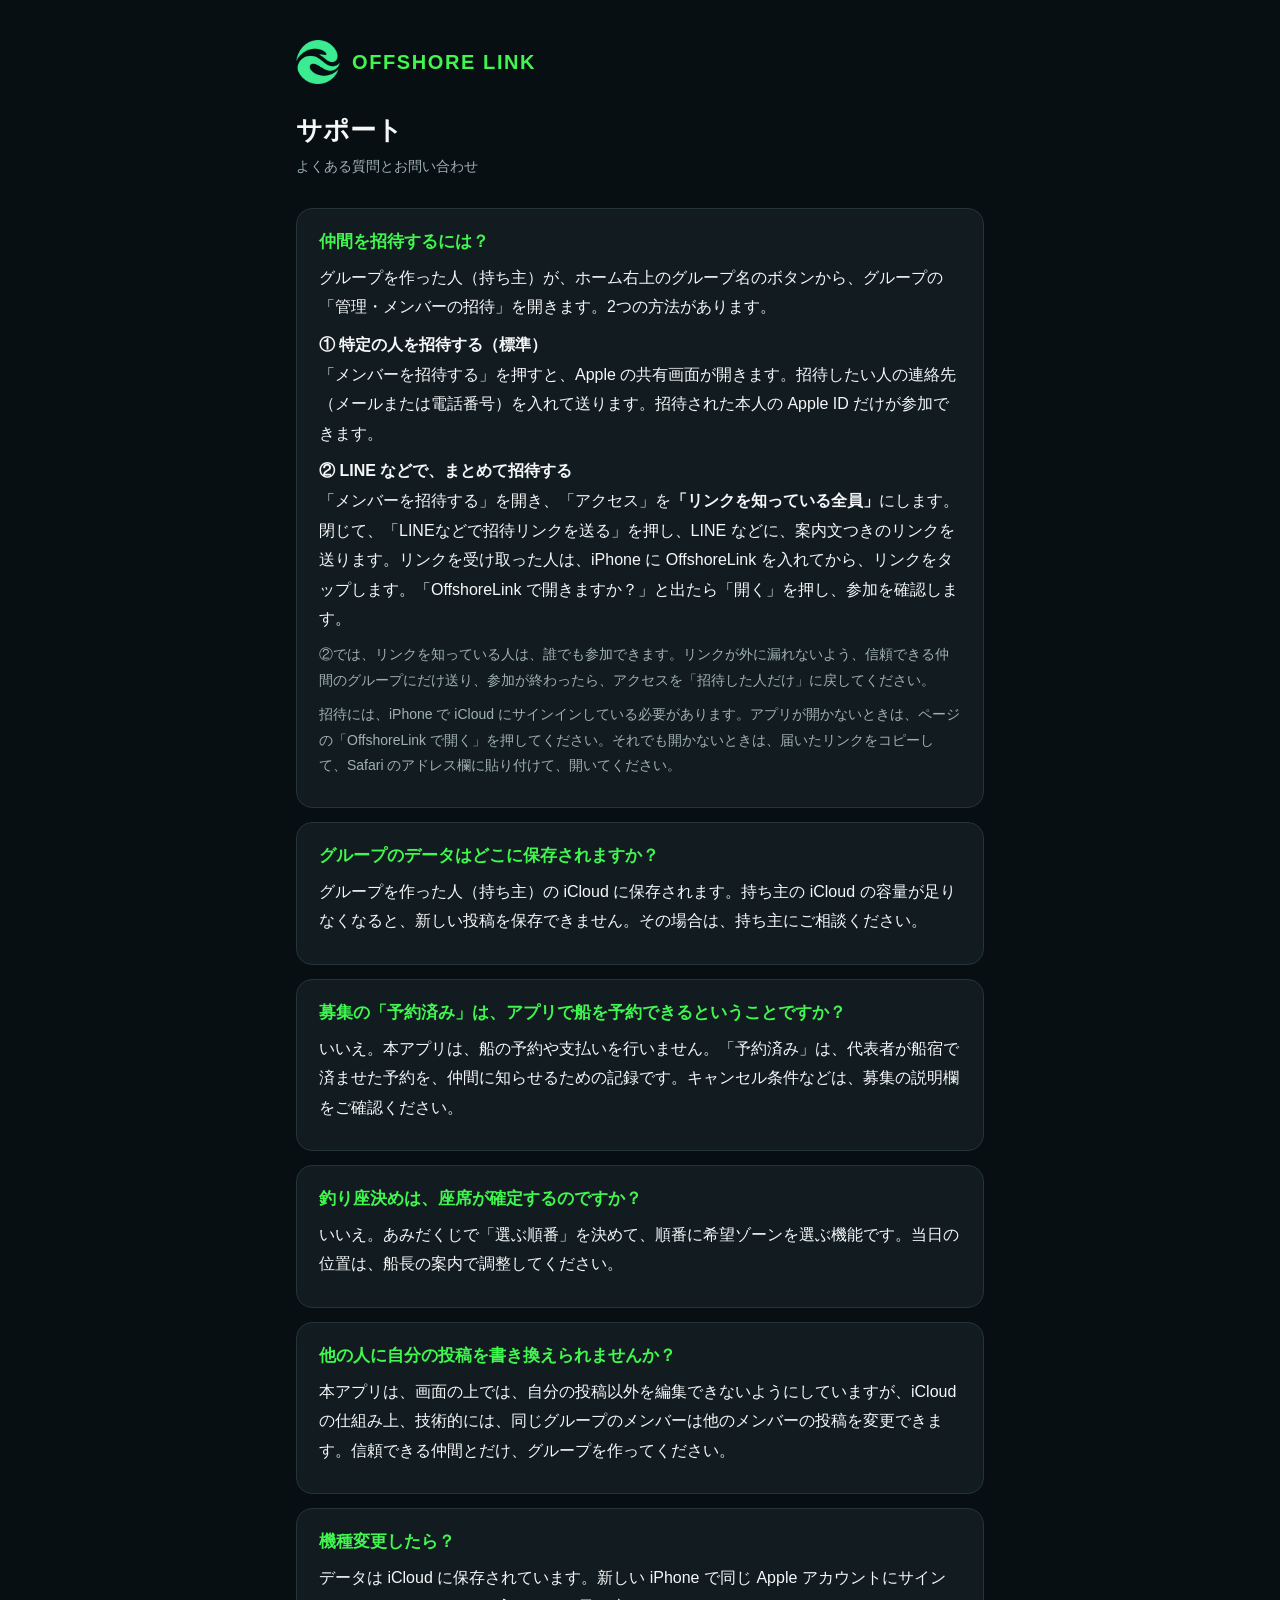
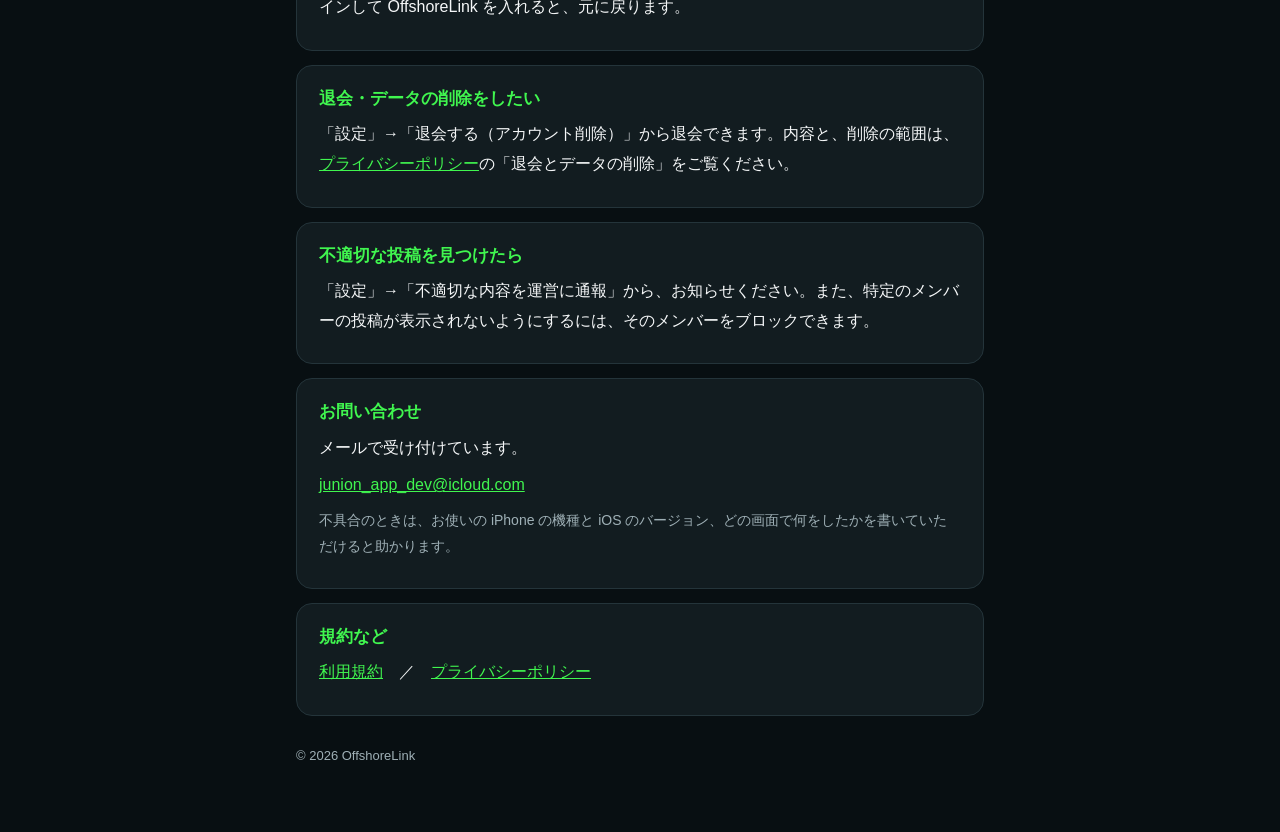
<file: offshorelink/support/index.html>
<!doctype html>
<html lang="ja">
<head>
<meta charset="utf-8"><meta name="viewport" content="width=device-width, initial-scale=1">
<title>OffshoreLink サポート</title>
<meta name="description" content="OffshoreLink（オフリ）の使い方とお問い合わせ">
<link rel="icon" href="../logo.png"><link rel="stylesheet" href="../site.css">
</head>
<body><main>
  <header class="brand"><img src="../logo.png" alt=""><span class="name">OFFSHORE LINK</span></header>
  <h1>サポート</h1>
  <p class="meta">よくある質問とお問い合わせ</p>

  <section>
    <h2>仲間を招待するには？</h2>
    <p>グループを作った人（持ち主）が、ホーム右上のグループ名のボタンから、グループの「管理・メンバーの招待」を開きます。2つの方法があります。</p>
    <p><strong>① 特定の人を招待する（標準）</strong><br>「メンバーを招待する」を押すと、Apple の共有画面が開きます。招待したい人の連絡先（メールまたは電話番号）を入れて送ります。招待された本人の Apple ID だけが参加できます。</p>
    <p><strong>② LINE などで、まとめて招待する</strong><br>「メンバーを招待する」を開き、「アクセス」を<strong>「リンクを知っている全員」</strong>にします。閉じて、「LINEなどで招待リンクを送る」を押し、LINE などに、案内文つきのリンクを送ります。リンクを受け取った人は、iPhone に OffshoreLink を入れてから、リンクをタップします。「OffshoreLink で開きますか？」と出たら「開く」を押し、参加を確認します。</p>
    <p class="note">②では、リンクを知っている人は、誰でも参加できます。リンクが外に漏れないよう、信頼できる仲間のグループにだけ送り、参加が終わったら、アクセスを「招待した人だけ」に戻してください。</p>
    <p class="note">招待には、iPhone で iCloud にサインインしている必要があります。アプリが開かないときは、ページの「OffshoreLink で開く」を押してください。それでも開かないときは、届いたリンクをコピーして、Safari のアドレス欄に貼り付けて、開いてください。</p>
  </section>

  <section>
    <h2>グループのデータはどこに保存されますか？</h2>
    <p>グループを作った人（持ち主）の iCloud に保存されます。持ち主の iCloud の容量が足りなくなると、新しい投稿を保存できません。その場合は、持ち主にご相談ください。</p>
  </section>

  <section>
    <h2>募集の「予約済み」は、アプリで船を予約できるということですか？</h2>
    <p>いいえ。本アプリは、船の予約や支払いを行いません。「予約済み」は、代表者が船宿で済ませた予約を、仲間に知らせるための記録です。キャンセル条件などは、募集の説明欄をご確認ください。</p>
  </section>

  <section>
    <h2>釣り座決めは、座席が確定するのですか？</h2>
    <p>いいえ。あみだくじで「選ぶ順番」を決めて、順番に希望ゾーンを選ぶ機能です。当日の位置は、船長の案内で調整してください。</p>
  </section>

  <section>
    <h2>他の人に自分の投稿を書き換えられませんか？</h2>
    <p>本アプリは、画面の上では、自分の投稿以外を編集できないようにしていますが、iCloud の仕組み上、技術的には、同じグループのメンバーは他のメンバーの投稿を変更できます。信頼できる仲間とだけ、グループを作ってください。</p>
  </section>

  <section>
    <h2>機種変更したら？</h2>
    <p>データは iCloud に保存されています。新しい iPhone で同じ Apple アカウントにサインインして OffshoreLink を入れると、元に戻ります。</p>
  </section>

  <section>
    <h2>退会・データの削除をしたい</h2>
    <p>「設定」→「退会する（アカウント削除）」から退会できます。内容と、削除の範囲は、<a href="../privacy/">プライバシーポリシー</a>の「退会とデータの削除」をご覧ください。</p>
  </section>

  <section>
    <h2>不適切な投稿を見つけたら</h2>
    <p>「設定」→「不適切な内容を運営に通報」から、お知らせください。また、特定のメンバーの投稿が表示されないようにするには、そのメンバーをブロックできます。</p>
  </section>

  <section>
    <h2>お問い合わせ</h2>
    <p>メールで受け付けています。</p>
    <p><a href="mailto:junion_app_dev@icloud.com">junion_app_dev@icloud.com</a></p>
    <p class="note">不具合のときは、お使いの iPhone の機種と iOS のバージョン、どの画面で何をしたかを書いていただけると助かります。</p>
  </section>

  <section>
    <h2>規約など</h2>
    <p><a href="../terms/">利用規約</a>　／　<a href="../privacy/">プライバシーポリシー</a></p>
  </section>

  <footer>© 2026 OffshoreLink</footer>
</main></body>
</html>
</file>
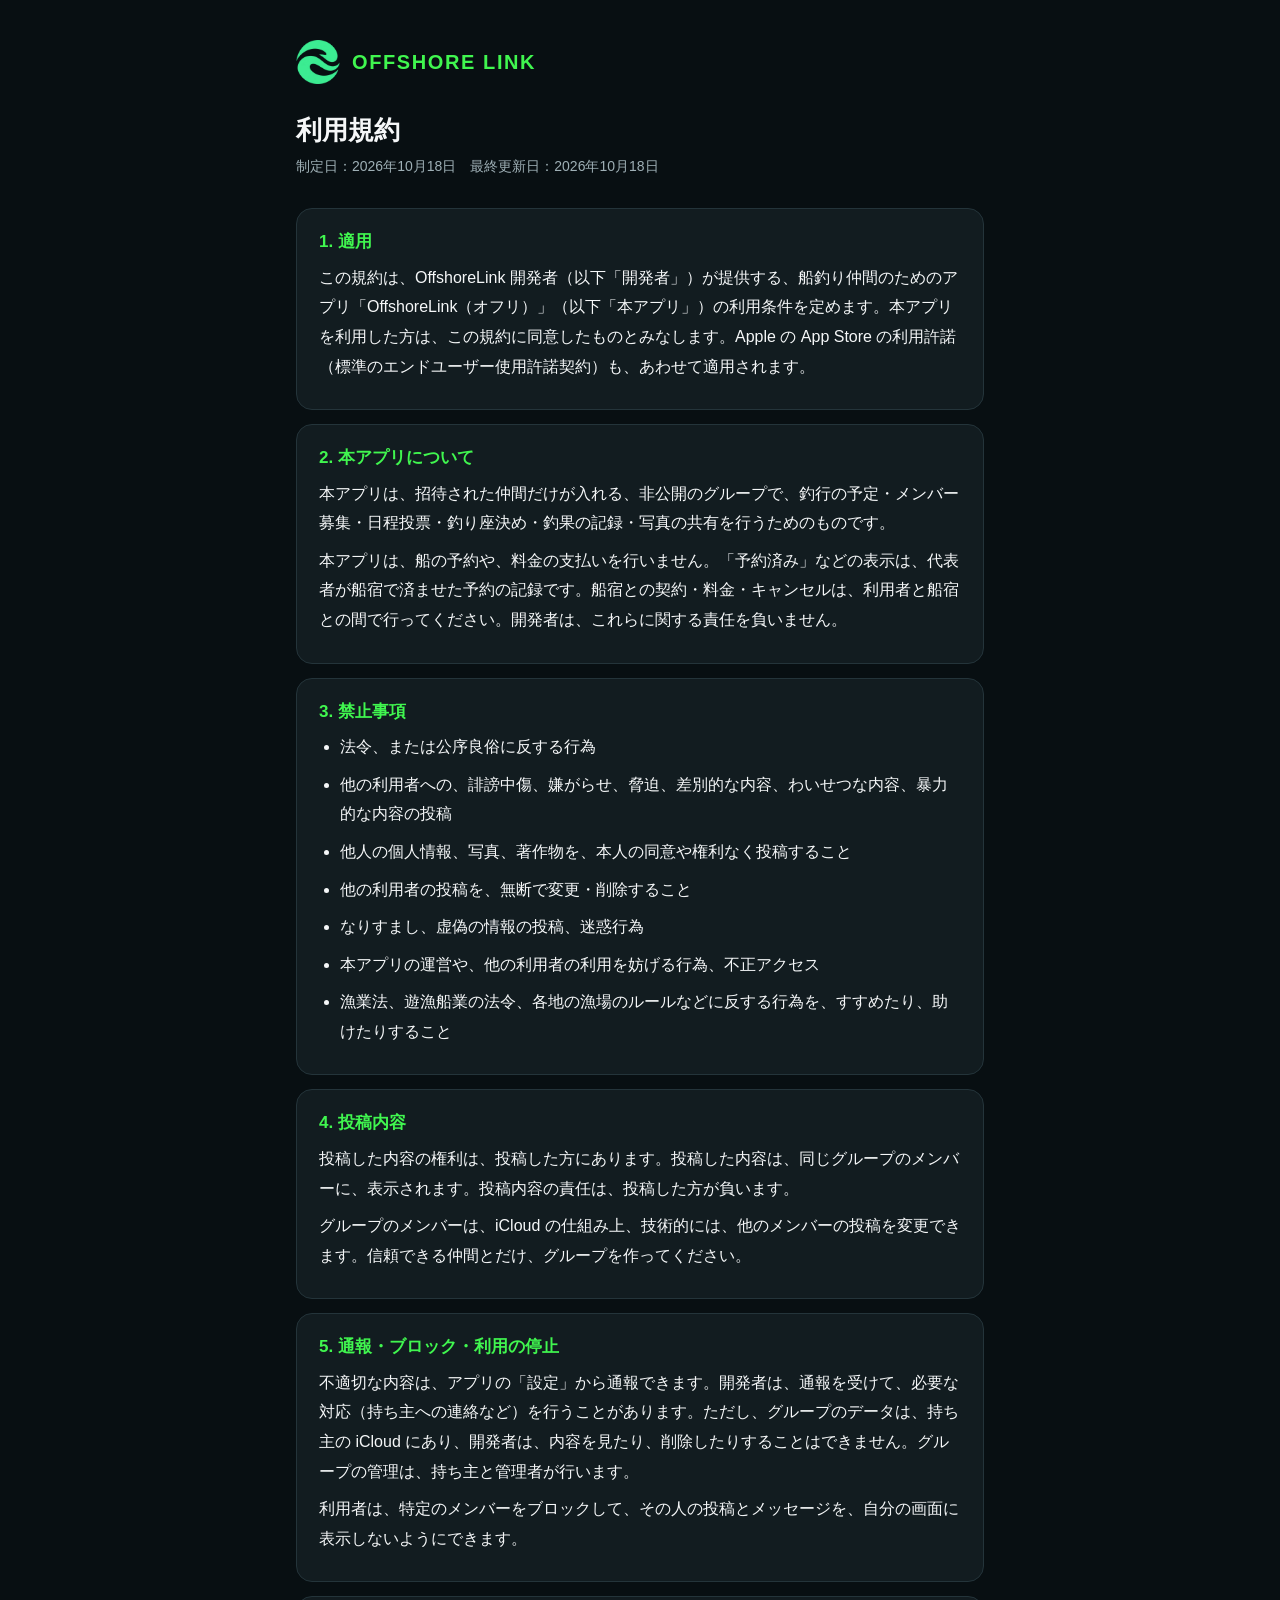
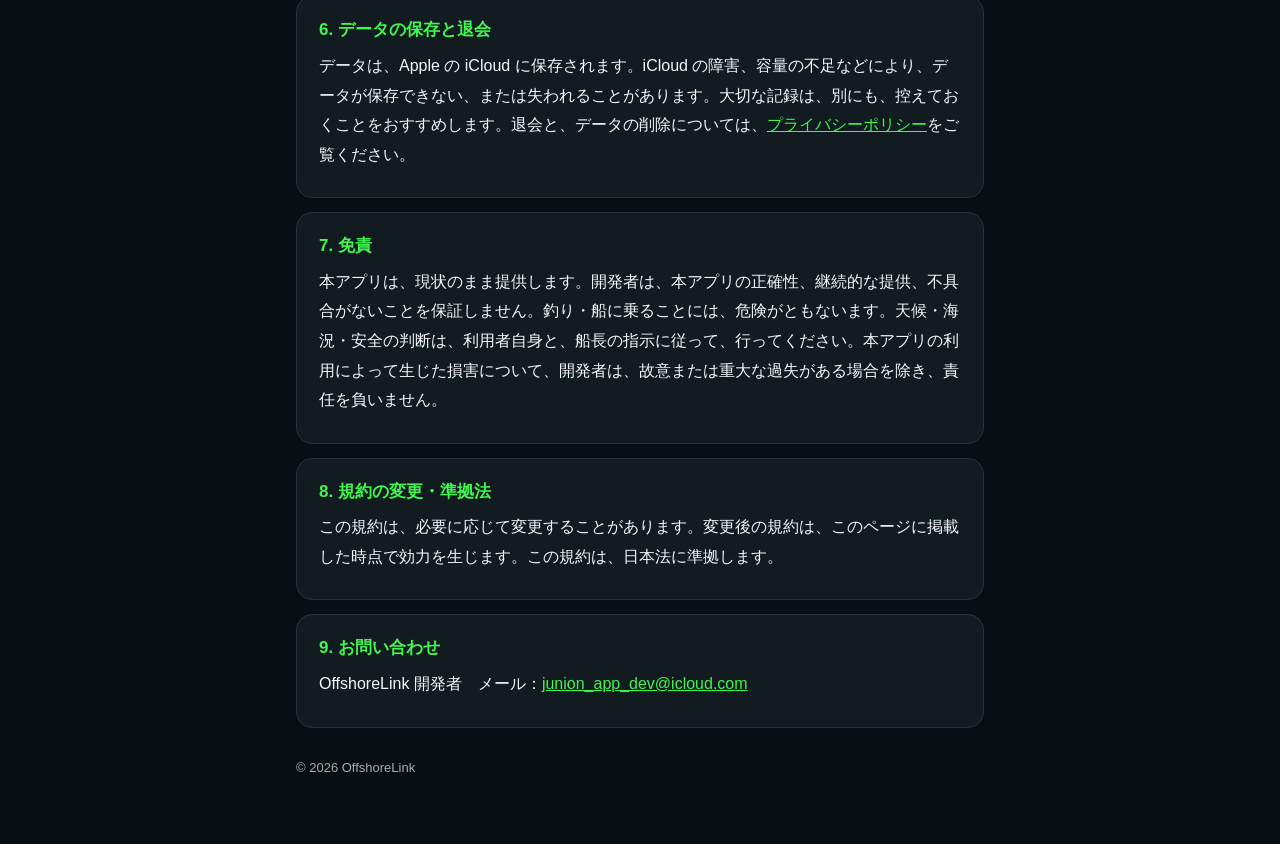
<file: offshorelink/terms/index.html>
<!doctype html>
<html lang="ja">
<head>
<meta charset="utf-8"><meta name="viewport" content="width=device-width, initial-scale=1">
<title>OffshoreLink 利用規約</title>
<link rel="icon" href="../logo.png"><link rel="stylesheet" href="../site.css">
</head>
<body><main>
  <header class="brand"><img src="../logo.png" alt=""><span class="name">OFFSHORE LINK</span></header>
  <h1>利用規約</h1>
  <p class="meta">制定日：2026年10月18日　最終更新日：2026年10月18日</p>

  <section>
    <h2>1. 適用</h2>
    <p>この規約は、OffshoreLink 開発者（以下「開発者」）が提供する、船釣り仲間のためのアプリ「OffshoreLink（オフリ）」（以下「本アプリ」）の利用条件を定めます。本アプリを利用した方は、この規約に同意したものとみなします。Apple の App Store の利用許諾（標準のエンドユーザー使用許諾契約）も、あわせて適用されます。</p>
  </section>

  <section>
    <h2>2. 本アプリについて</h2>
    <p>本アプリは、招待された仲間だけが入れる、非公開のグループで、釣行の予定・メンバー募集・日程投票・釣り座決め・釣果の記録・写真の共有を行うためのものです。</p>
    <p>本アプリは、船の予約や、料金の支払いを行いません。「予約済み」などの表示は、代表者が船宿で済ませた予約の記録です。船宿との契約・料金・キャンセルは、利用者と船宿との間で行ってください。開発者は、これらに関する責任を負いません。</p>
  </section>

  <section>
    <h2>3. 禁止事項</h2>
    <ul>
      <li>法令、または公序良俗に反する行為</li>
      <li>他の利用者への、誹謗中傷、嫌がらせ、脅迫、差別的な内容、わいせつな内容、暴力的な内容の投稿</li>
      <li>他人の個人情報、写真、著作物を、本人の同意や権利なく投稿すること</li>
      <li>他の利用者の投稿を、無断で変更・削除すること</li>
      <li>なりすまし、虚偽の情報の投稿、迷惑行為</li>
      <li>本アプリの運営や、他の利用者の利用を妨げる行為、不正アクセス</li>
      <li>漁業法、遊漁船業の法令、各地の漁場のルールなどに反する行為を、すすめたり、助けたりすること</li>
    </ul>
  </section>

  <section>
    <h2>4. 投稿内容</h2>
    <p>投稿した内容の権利は、投稿した方にあります。投稿した内容は、同じグループのメンバーに、表示されます。投稿内容の責任は、投稿した方が負います。</p>
    <p>グループのメンバーは、iCloud の仕組み上、技術的には、他のメンバーの投稿を変更できます。信頼できる仲間とだけ、グループを作ってください。</p>
  </section>

  <section>
    <h2>5. 通報・ブロック・利用の停止</h2>
    <p>不適切な内容は、アプリの「設定」から通報できます。開発者は、通報を受けて、必要な対応（持ち主への連絡など）を行うことがあります。ただし、グループのデータは、持ち主の iCloud にあり、開発者は、内容を見たり、削除したりすることはできません。グループの管理は、持ち主と管理者が行います。</p>
    <p>利用者は、特定のメンバーをブロックして、その人の投稿とメッセージを、自分の画面に表示しないようにできます。</p>
  </section>

  <section>
    <h2>6. データの保存と退会</h2>
    <p>データは、Apple の iCloud に保存されます。iCloud の障害、容量の不足などにより、データが保存できない、または失われることがあります。大切な記録は、別にも、控えておくことをおすすめします。退会と、データの削除については、<a href="../privacy/">プライバシーポリシー</a>をご覧ください。</p>
  </section>

  <section>
    <h2>7. 免責</h2>
    <p>本アプリは、現状のまま提供します。開発者は、本アプリの正確性、継続的な提供、不具合がないことを保証しません。釣り・船に乗ることには、危険がともないます。天候・海況・安全の判断は、利用者自身と、船長の指示に従って、行ってください。本アプリの利用によって生じた損害について、開発者は、故意または重大な過失がある場合を除き、責任を負いません。</p>
  </section>

  <section>
    <h2>8. 規約の変更・準拠法</h2>
    <p>この規約は、必要に応じて変更することがあります。変更後の規約は、このページに掲載した時点で効力を生じます。この規約は、日本法に準拠します。</p>
  </section>

  <section>
    <h2>9. お問い合わせ</h2>
    <p>OffshoreLink 開発者　メール：<a href="mailto:junion_app_dev@icloud.com">junion_app_dev@icloud.com</a></p>
  </section>

  <footer>© 2026 OffshoreLink</footer>
</main></body>
</html>
</file>
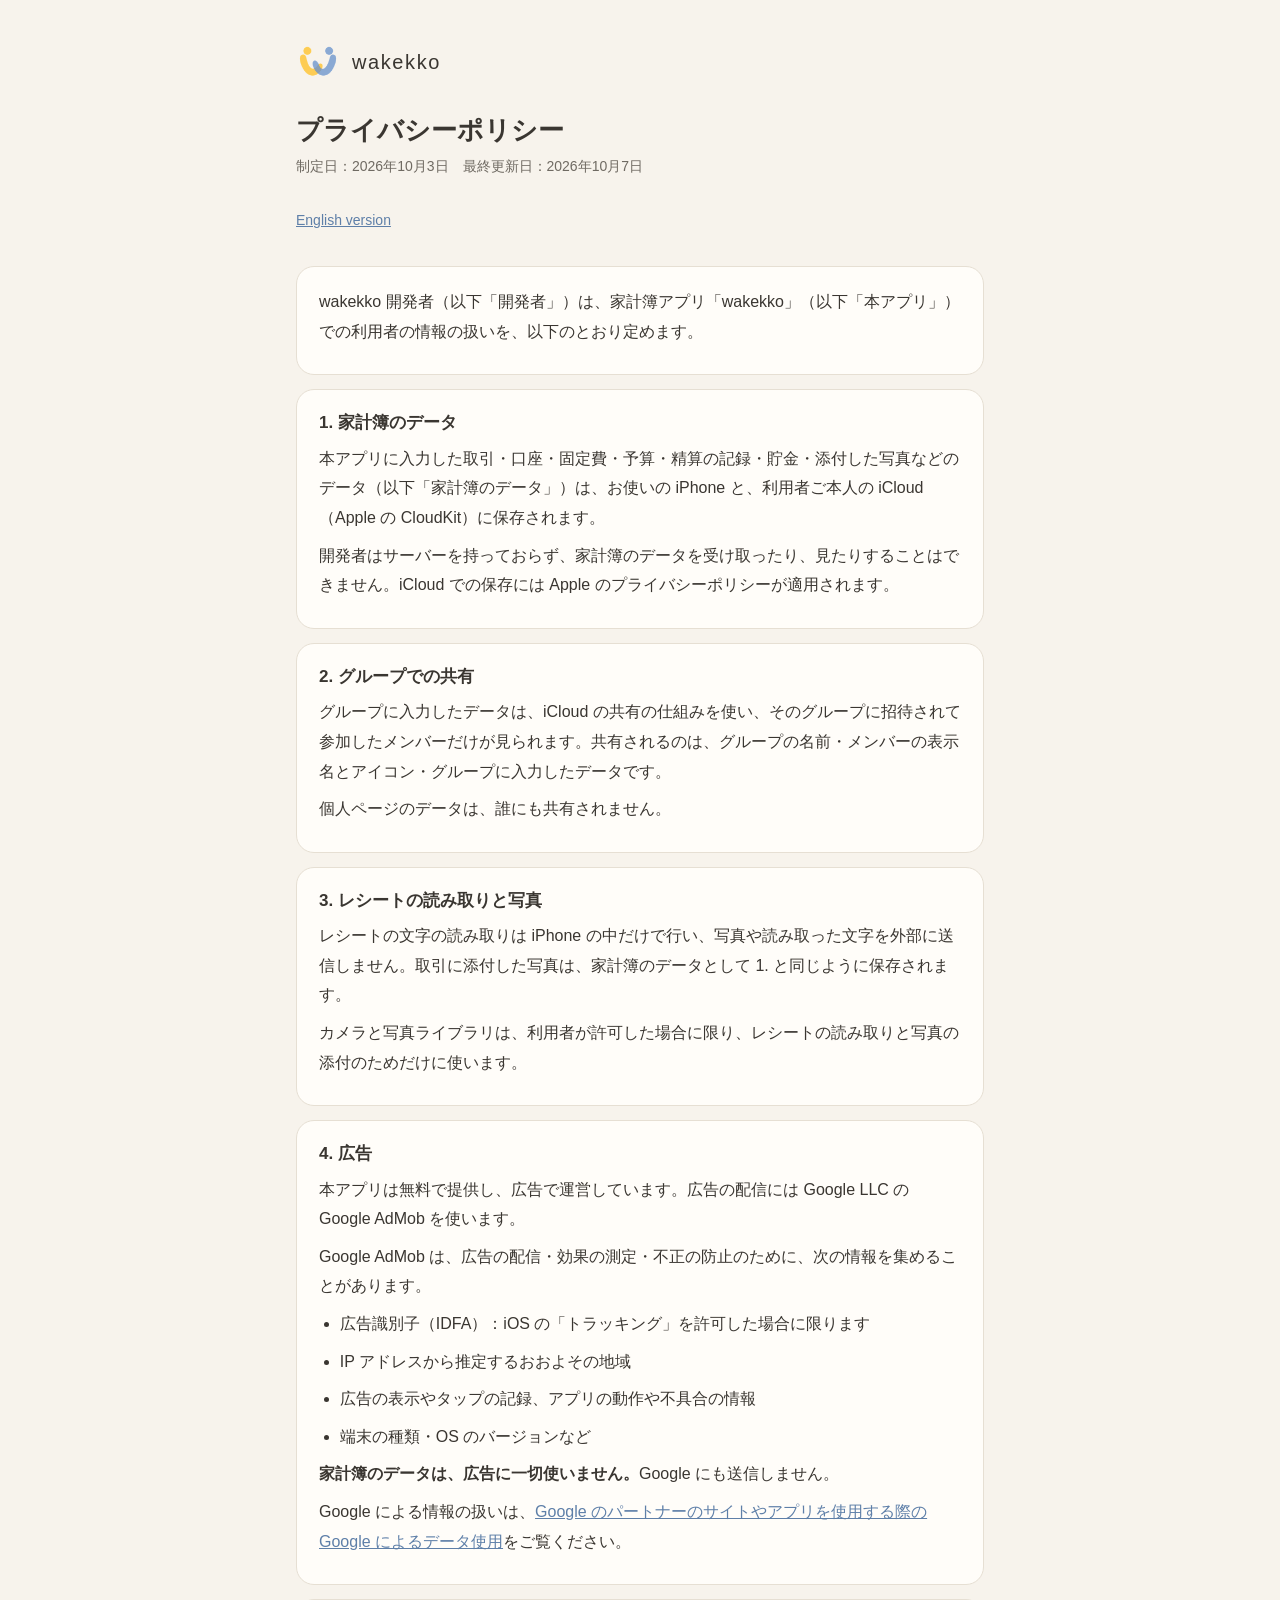
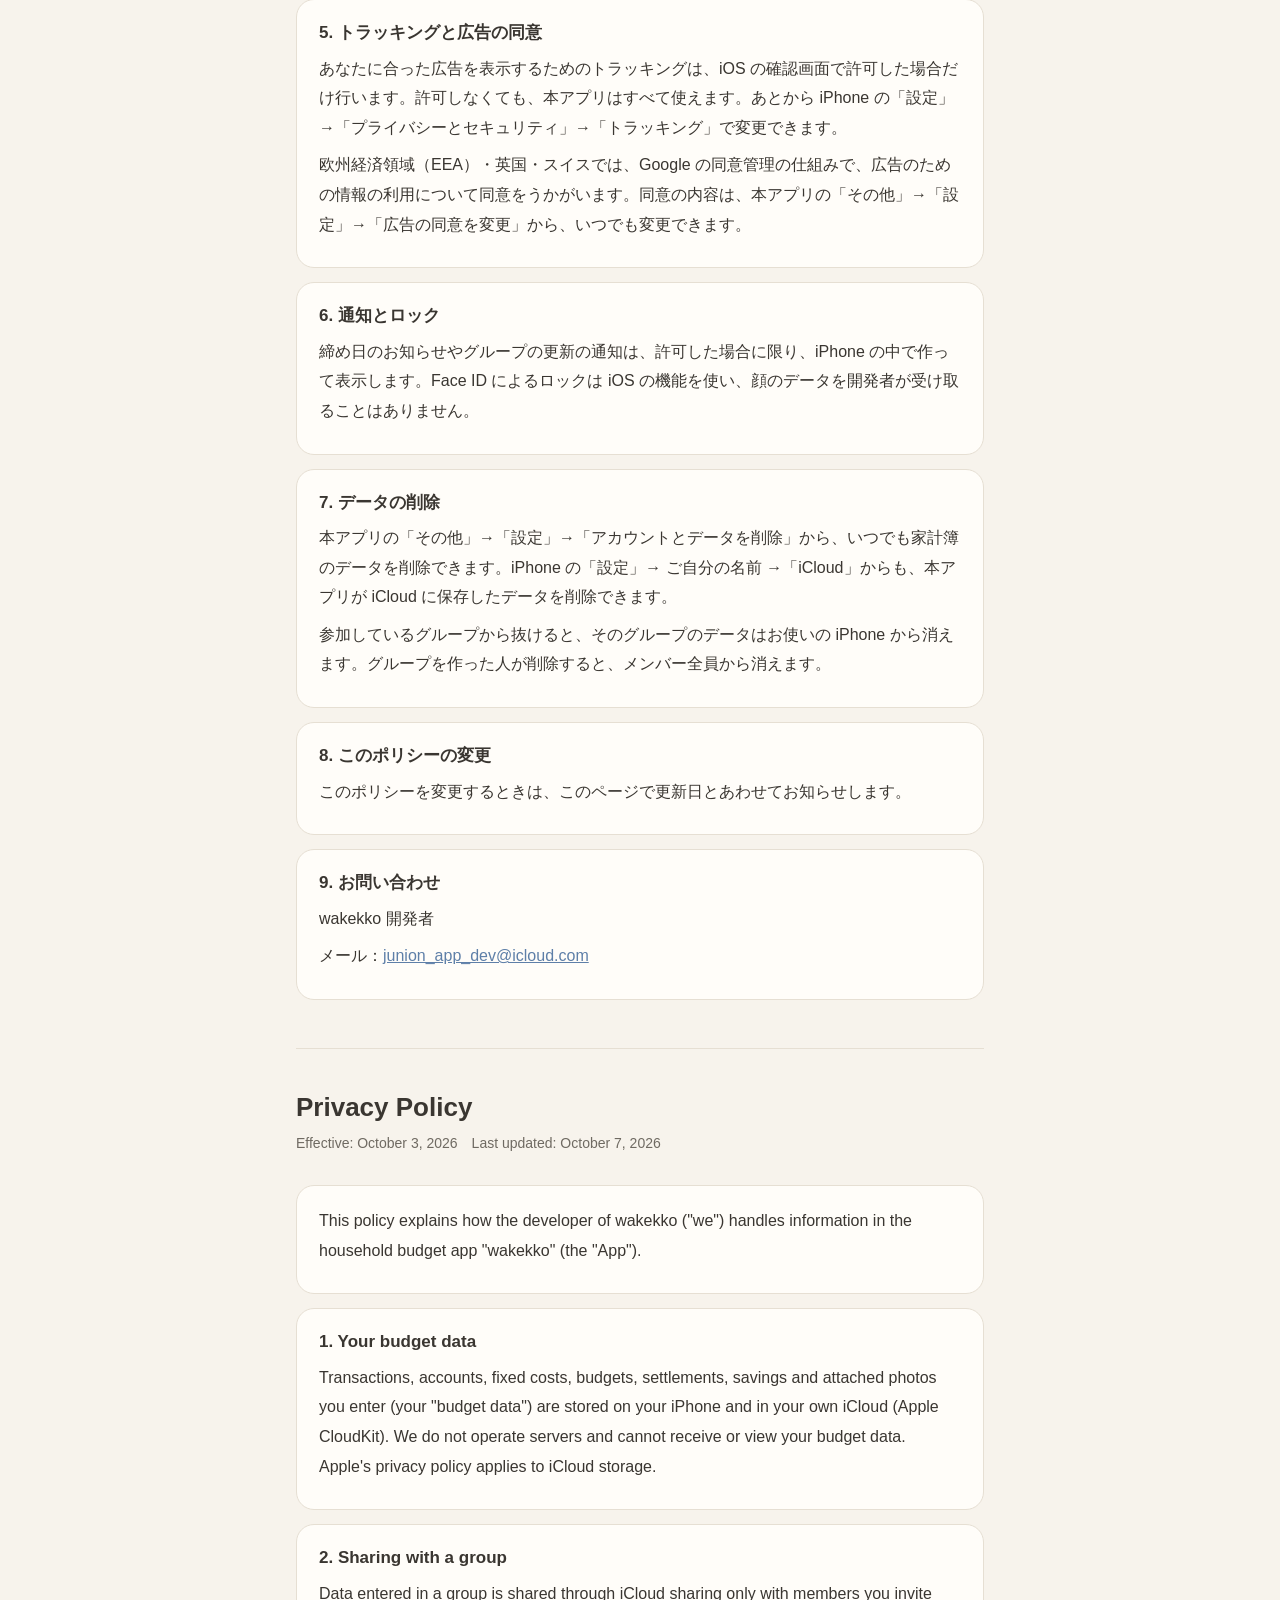
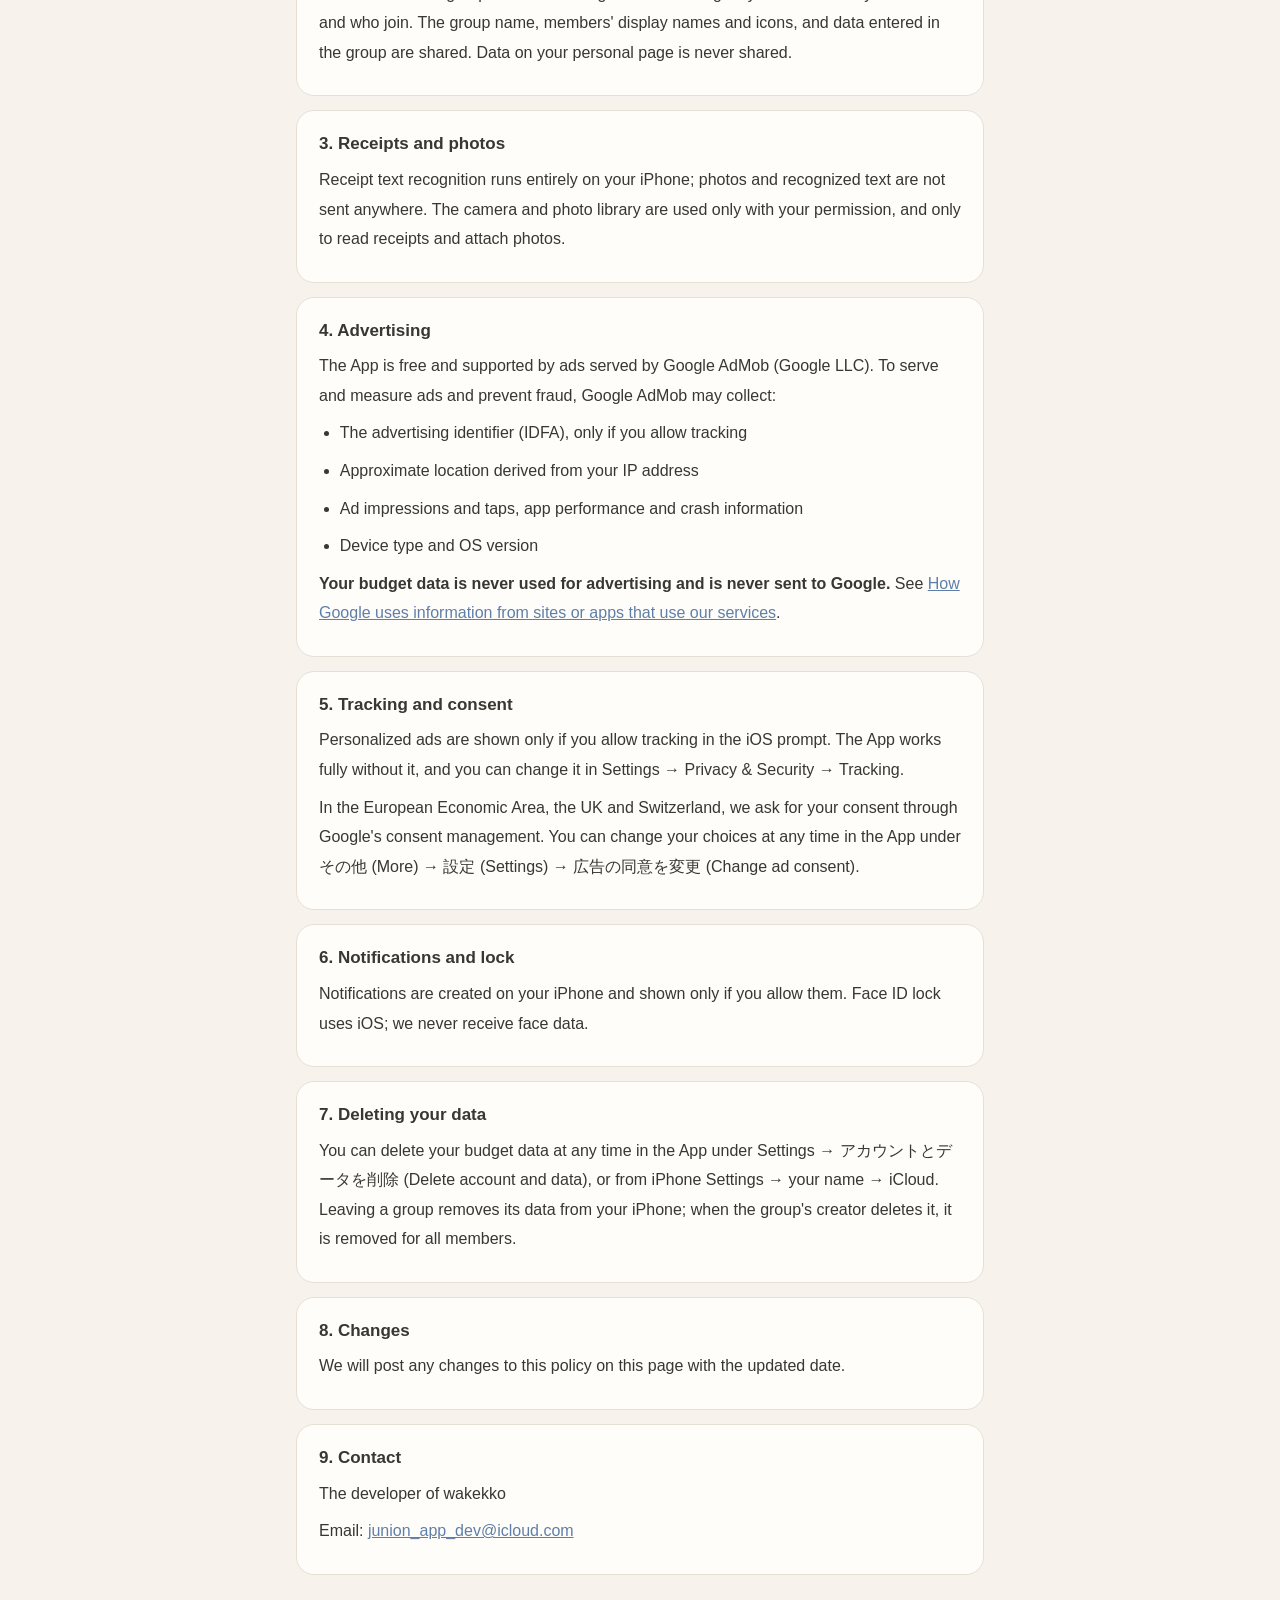
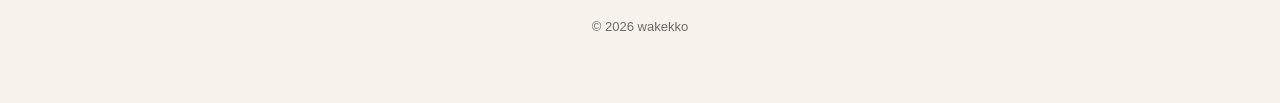
<file: wakekko/privacy/index.html>
<!doctype html>
<html lang="ja">
<head>
<meta charset="utf-8">
<meta name="viewport" content="width=device-width, initial-scale=1">
<title>wakekko プライバシーポリシー</title>
<meta name="description" content="家計簿アプリ wakekko のプライバシーポリシー">
<link rel="icon" href="../logo.png">
<link rel="stylesheet" href="../site.css">
</head>
<body>
<main>
  <header class="brand">
    <img src="../logo.png" alt="">
    <span class="name">wakekko</span>
  </header>

  <h1>プライバシーポリシー</h1>
  <p class="meta">制定日：2026年10月3日　最終更新日：2026年10月7日</p>
  <p class="lang"><a href="#en">English version</a></p>

  <section>
    <p>wakekko 開発者（以下「開発者」）は、家計簿アプリ「wakekko」（以下「本アプリ」）での利用者の情報の扱いを、以下のとおり定めます。</p>
  </section>

  <section>
    <h2>1. 家計簿のデータ</h2>
    <p>本アプリに入力した取引・口座・固定費・予算・精算の記録・貯金・添付した写真などのデータ（以下「家計簿のデータ」）は、お使いの iPhone と、利用者ご本人の iCloud（Apple の CloudKit）に保存されます。</p>
    <p>開発者はサーバーを持っておらず、家計簿のデータを受け取ったり、見たりすることはできません。iCloud での保存には Apple のプライバシーポリシーが適用されます。</p>
  </section>

  <section>
    <h2>2. グループでの共有</h2>
    <p>グループに入力したデータは、iCloud の共有の仕組みを使い、そのグループに招待されて参加したメンバーだけが見られます。共有されるのは、グループの名前・メンバーの表示名とアイコン・グループに入力したデータです。</p>
    <p>個人ページのデータは、誰にも共有されません。</p>
  </section>

  <section>
    <h2>3. レシートの読み取りと写真</h2>
    <p>レシートの文字の読み取りは iPhone の中だけで行い、写真や読み取った文字を外部に送信しません。取引に添付した写真は、家計簿のデータとして 1. と同じように保存されます。</p>
    <p>カメラと写真ライブラリは、利用者が許可した場合に限り、レシートの読み取りと写真の添付のためだけに使います。</p>
  </section>

  <section>
    <h2>4. 広告</h2>
    <p>本アプリは無料で提供し、広告で運営しています。広告の配信には Google LLC の Google AdMob を使います。</p>
    <p>Google AdMob は、広告の配信・効果の測定・不正の防止のために、次の情報を集めることがあります。</p>
    <ul>
      <li>広告識別子（IDFA）：iOS の「トラッキング」を許可した場合に限ります</li>
      <li>IP アドレスから推定するおおよその地域</li>
      <li>広告の表示やタップの記録、アプリの動作や不具合の情報</li>
      <li>端末の種類・OS のバージョンなど</li>
    </ul>
    <p><strong>家計簿のデータは、広告に一切使いません。</strong>Google にも送信しません。</p>
    <p>Google による情報の扱いは、<a href="https://policies.google.com/technologies/partner-sites?hl=ja">Google のパートナーのサイトやアプリを使用する際の Google によるデータ使用</a>をご覧ください。</p>
  </section>

  <section>
    <h2>5. トラッキングと広告の同意</h2>
    <p>あなたに合った広告を表示するためのトラッキングは、iOS の確認画面で許可した場合だけ行います。許可しなくても、本アプリはすべて使えます。あとから iPhone の「設定」→「プライバシーとセキュリティ」→「トラッキング」で変更できます。</p>
    <p>欧州経済領域（EEA）・英国・スイスでは、Google の同意管理の仕組みで、広告のための情報の利用について同意をうかがいます。同意の内容は、本アプリの「その他」→「設定」→「広告の同意を変更」から、いつでも変更できます。</p>
  </section>

  <section>
    <h2>6. 通知とロック</h2>
    <p>締め日のお知らせやグループの更新の通知は、許可した場合に限り、iPhone の中で作って表示します。Face ID によるロックは iOS の機能を使い、顔のデータを開発者が受け取ることはありません。</p>
  </section>

  <section>
    <h2>7. データの削除</h2>
    <p>本アプリの「その他」→「設定」→「アカウントとデータを削除」から、いつでも家計簿のデータを削除できます。iPhone の「設定」→ ご自分の名前 →「iCloud」からも、本アプリが iCloud に保存したデータを削除できます。</p>
    <p>参加しているグループから抜けると、そのグループのデータはお使いの iPhone から消えます。グループを作った人が削除すると、メンバー全員から消えます。</p>
  </section>

  <section>
    <h2>8. このポリシーの変更</h2>
    <p>このポリシーを変更するときは、このページで更新日とあわせてお知らせします。</p>
  </section>

  <section>
    <h2>9. お問い合わせ</h2>
    <p>wakekko 開発者</p>
    <p>メール：<a href="mailto:junion_app_dev@icloud.com">junion_app_dev@icloud.com</a></p>
  </section>

  <hr>

  <div id="en" lang="en">
    <h1>Privacy Policy</h1>
    <p class="meta">Effective: October 3, 2026　Last updated: October 7, 2026</p>

    <section>
      <p>This policy explains how the developer of wakekko ("we") handles information in the household budget app "wakekko" (the "App").</p>
    </section>

    <section>
      <h2>1. Your budget data</h2>
      <p>Transactions, accounts, fixed costs, budgets, settlements, savings and attached photos you enter (your "budget data") are stored on your iPhone and in your own iCloud (Apple CloudKit). We do not operate servers and cannot receive or view your budget data. Apple's privacy policy applies to iCloud storage.</p>
    </section>

    <section>
      <h2>2. Sharing with a group</h2>
      <p>Data entered in a group is shared through iCloud sharing only with members you invite and who join. The group name, members' display names and icons, and data entered in the group are shared. Data on your personal page is never shared.</p>
    </section>

    <section>
      <h2>3. Receipts and photos</h2>
      <p>Receipt text recognition runs entirely on your iPhone; photos and recognized text are not sent anywhere. The camera and photo library are used only with your permission, and only to read receipts and attach photos.</p>
    </section>

    <section>
      <h2>4. Advertising</h2>
      <p>The App is free and supported by ads served by Google AdMob (Google LLC). To serve and measure ads and prevent fraud, Google AdMob may collect:</p>
      <ul>
        <li>The advertising identifier (IDFA), only if you allow tracking</li>
        <li>Approximate location derived from your IP address</li>
        <li>Ad impressions and taps, app performance and crash information</li>
        <li>Device type and OS version</li>
      </ul>
      <p><strong>Your budget data is never used for advertising and is never sent to Google.</strong> See <a href="https://policies.google.com/technologies/partner-sites">How Google uses information from sites or apps that use our services</a>.</p>
    </section>

    <section>
      <h2>5. Tracking and consent</h2>
      <p>Personalized ads are shown only if you allow tracking in the iOS prompt. The App works fully without it, and you can change it in Settings → Privacy &amp; Security → Tracking.</p>
      <p>In the European Economic Area, the UK and Switzerland, we ask for your consent through Google's consent management. You can change your choices at any time in the App under その他 (More) → 設定 (Settings) → 広告の同意を変更 (Change ad consent).</p>
    </section>

    <section>
      <h2>6. Notifications and lock</h2>
      <p>Notifications are created on your iPhone and shown only if you allow them. Face ID lock uses iOS; we never receive face data.</p>
    </section>

    <section>
      <h2>7. Deleting your data</h2>
      <p>You can delete your budget data at any time in the App under Settings → アカウントとデータを削除 (Delete account and data), or from iPhone Settings → your name → iCloud. Leaving a group removes its data from your iPhone; when the group's creator deletes it, it is removed for all members.</p>
    </section>

    <section>
      <h2>8. Changes</h2>
      <p>We will post any changes to this policy on this page with the updated date.</p>
    </section>

    <section>
      <h2>9. Contact</h2>
      <p>The developer of wakekko</p>
      <p>Email: <a href="mailto:junion_app_dev@icloud.com">junion_app_dev@icloud.com</a></p>
    </section>
  </div>

  <footer>© 2026 wakekko</footer>
</main>
</body>
</html>
</file>
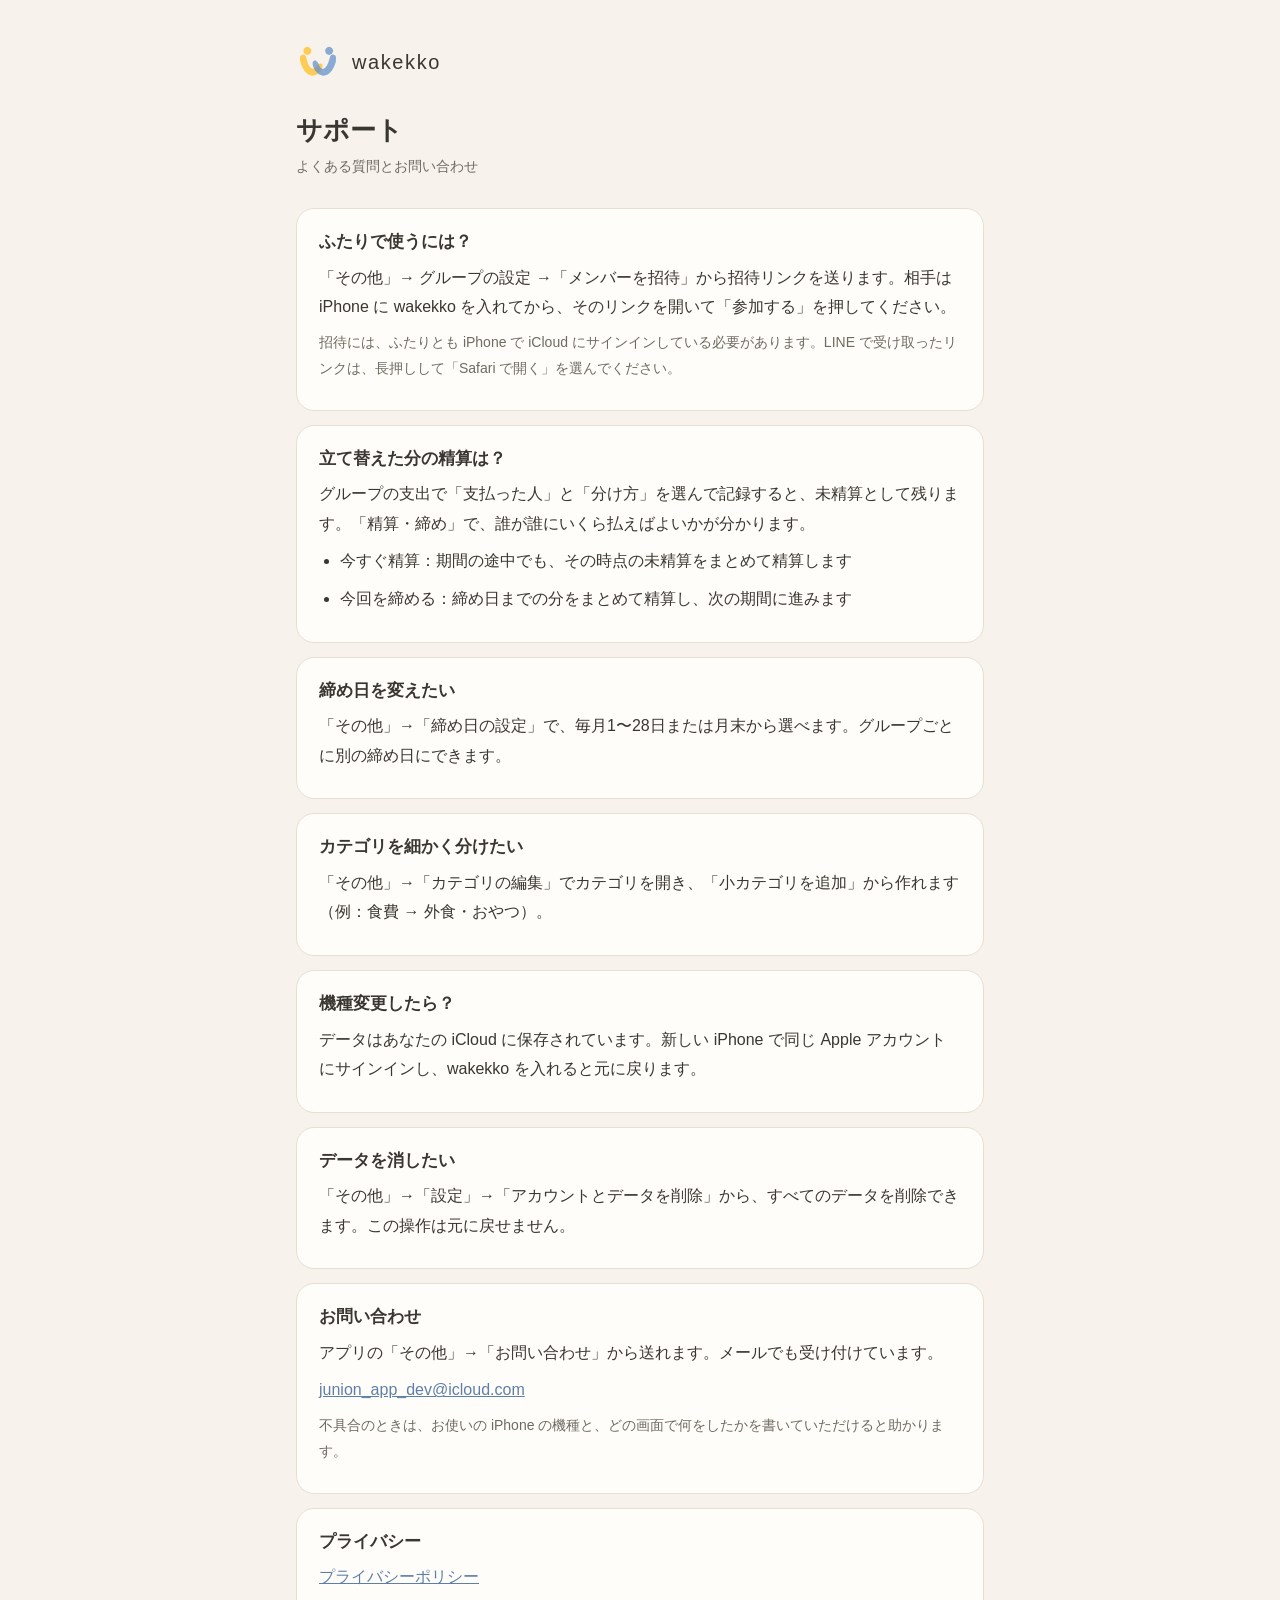
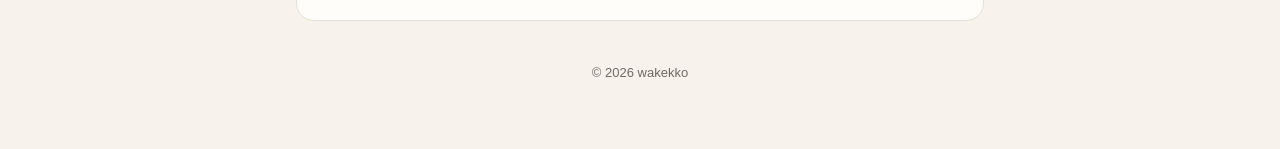
<file: wakekko/support/index.html>
<!doctype html>
<html lang="ja">
<head>
<meta charset="utf-8">
<meta name="viewport" content="width=device-width, initial-scale=1">
<title>wakekko サポート</title>
<meta name="description" content="家計簿アプリ wakekko の使い方とお問い合わせ">
<link rel="icon" href="../logo.png">
<link rel="stylesheet" href="../site.css">
</head>
<body>
<main>
  <header class="brand">
    <img src="../logo.png" alt="">
    <span class="name">wakekko</span>
  </header>

  <h1>サポート</h1>
  <p class="meta">よくある質問とお問い合わせ</p>

  <section>
    <h2>ふたりで使うには？</h2>
    <p>「その他」→ グループの設定 →「メンバーを招待」から招待リンクを送ります。相手は iPhone に wakekko を入れてから、そのリンクを開いて「参加する」を押してください。</p>
    <p class="note">招待には、ふたりとも iPhone で iCloud にサインインしている必要があります。LINE で受け取ったリンクは、長押しして「Safari で開く」を選んでください。</p>
  </section>

  <section>
    <h2>立て替えた分の精算は？</h2>
    <p>グループの支出で「支払った人」と「分け方」を選んで記録すると、未精算として残ります。「精算・締め」で、誰が誰にいくら払えばよいかが分かります。</p>
    <ul>
      <li>今すぐ精算：期間の途中でも、その時点の未精算をまとめて精算します</li>
      <li>今回を締める：締め日までの分をまとめて精算し、次の期間に進みます</li>
    </ul>
  </section>

  <section>
    <h2>締め日を変えたい</h2>
    <p>「その他」→「締め日の設定」で、毎月1〜28日または月末から選べます。グループごとに別の締め日にできます。</p>
  </section>

  <section>
    <h2>カテゴリを細かく分けたい</h2>
    <p>「その他」→「カテゴリの編集」でカテゴリを開き、「小カテゴリを追加」から作れます（例：食費 → 外食・おやつ）。</p>
  </section>

  <section>
    <h2>機種変更したら？</h2>
    <p>データはあなたの iCloud に保存されています。新しい iPhone で同じ Apple アカウントにサインインし、wakekko を入れると元に戻ります。</p>
  </section>

  <section>
    <h2>データを消したい</h2>
    <p>「その他」→「設定」→「アカウントとデータを削除」から、すべてのデータを削除できます。この操作は元に戻せません。</p>
  </section>

  <section>
    <h2>お問い合わせ</h2>
    <p>アプリの「その他」→「お問い合わせ」から送れます。メールでも受け付けています。</p>
    <p><a href="mailto:junion_app_dev@icloud.com">junion_app_dev@icloud.com</a></p>
    <p class="note">不具合のときは、お使いの iPhone の機種と、どの画面で何をしたかを書いていただけると助かります。</p>
  </section>

  <section>
    <h2>プライバシー</h2>
    <p><a href="../privacy/">プライバシーポリシー</a></p>
  </section>

  <footer>© 2026 wakekko</footer>
</main>
</body>
</html>
</file>
<file: offshorelink/site.css>
:root { --bg:#080F12; --surface:#121C20; --ink:#F5F7F8; --ink2:#9FB0B6; --line:#24343A; --accent:#40F64F; color-scheme: dark; }
* { box-sizing: border-box; }
html { -webkit-text-size-adjust: 100%; }
body { margin:0; background:var(--bg); color:var(--ink); font-family:"Hiragino Sans","Noto Sans JP",-apple-system,BlinkMacSystemFont,sans-serif; line-height:1.85; font-size:16px; }
main { max-width:720px; margin:0 auto; padding:40px 16px 64px; }
header.brand { display:flex; align-items:center; gap:12px; margin-bottom:28px; }
header.brand img { width:44px; height:44px; border-radius:10px; }
header.brand .name { font-size:20px; letter-spacing:.08em; color:var(--accent); font-weight:600; }
h1 { font-size:26px; font-weight:600; margin:0 0 6px; line-height:1.4; }
.meta { color:var(--ink2); font-size:14px; margin:0 0 28px; }
section { background:var(--surface); border:1px solid var(--line); border-radius:16px; padding:20px 22px; margin:0 0 14px; }
h2 { font-size:17px; font-weight:600; margin:0 0 8px; line-height:1.5; color:var(--accent); }
p, li { margin:0 0 8px; overflow-wrap:anywhere; }
ul { padding-left:1.3em; margin:0 0 8px; }
a { color:var(--accent); }
.note { color:var(--ink2); font-size:14px; }
footer { color:var(--ink2); font-size:13px; margin-top:28px; }
</file>
<file: wakekko/site.css>
:root {
  --bg: #F7F3EC;
  --surface: #FFFDF9;
  --ink: #3A3631;
  --ink2: #6F6A62;
  --line: #E6DFD3;
  --blue: #5E7FA8;
  --yellow: #F3CF6E;
  color-scheme: light;
}
@media (prefers-color-scheme: dark) {
  :root {
    --bg: #1C1B19;
    --surface: #262421;
    --ink: #EDE8DF;
    --ink2: #B4ADA2;
    --line: #3A3733;
    --blue: #9DB5D6;
    color-scheme: dark;
  }
}
* { box-sizing: border-box; }
html { -webkit-text-size-adjust: 100%; }
body {
  margin: 0;
  background: var(--bg);
  color: var(--ink);
  font-family: "Hiragino Maru Gothic ProN", "Hiragino Sans", "Noto Sans JP", -apple-system, BlinkMacSystemFont, sans-serif;
  line-height: 1.85;
  font-size: 16px;
}
main { max-width: 720px; margin: 0 auto; padding: 40px 16px 64px; }
header.brand { display: flex; align-items: center; gap: 12px; margin-bottom: 28px; }
header.brand img { width: 44px; height: 44px; }
header.brand .name { font-size: 20px; letter-spacing: 0.08em; }
h1 { font-size: 26px; font-weight: 600; margin: 0 0 6px; line-height: 1.4; }
.meta { color: var(--ink2); font-size: 14px; margin: 0 0 28px; }
.lang { font-size: 14px; margin: 0 0 32px; }
.lang a { color: var(--blue); }
section {
  background: var(--surface);
  border: 1px solid var(--line);
  border-radius: 18px;
  padding: 20px 22px;
  margin: 0 0 14px;
}
h2 { font-size: 17px; font-weight: 600; margin: 0 0 8px; line-height: 1.5; }
p, li { margin: 0 0 8px; overflow-wrap: anywhere; }
ul { padding-left: 1.3em; margin: 0 0 8px; }
a { color: var(--blue); }
.note { color: var(--ink2); font-size: 14px; }
hr { border: 0; border-top: 1px solid var(--line); margin: 48px 0 40px; }
footer { color: var(--ink2); font-size: 13px; text-align: center; margin-top: 40px; }
</file>
<file: neon47/style.css>
:root { --bg: #070A1C; --panel: #0E1230; --text: #E8F7FF; --muted: #9AA8C7; --accent: #27F3FF; --accent2: #FF2BD6; }
* { box-sizing: border-box; }
body { margin: 0; background: var(--bg); color: var(--text); font: 16px/1.8 -apple-system, "Hiragino Sans", "Noto Sans JP", sans-serif; }
main { max-width: 760px; margin: 0 auto; padding: 32px 16px 64px; }
h1 { color: var(--accent); font-size: 28px; margin: 0 0 4px; letter-spacing: .04em; }
h2 { color: var(--accent2); font-size: 19px; margin: 32px 0 8px; }
p, li { color: var(--text); }
.muted { color: var(--muted); font-size: 14px; }
section { background: var(--panel); border: 1px solid rgba(39, 243, 255, .35); border-radius: 6px; padding: 8px 20px 16px; margin-top: 24px; }
a { color: var(--accent); }
hr { border: 0; border-top: 1px solid rgba(255, 255, 255, .12); margin: 40px 0; }
</file>
